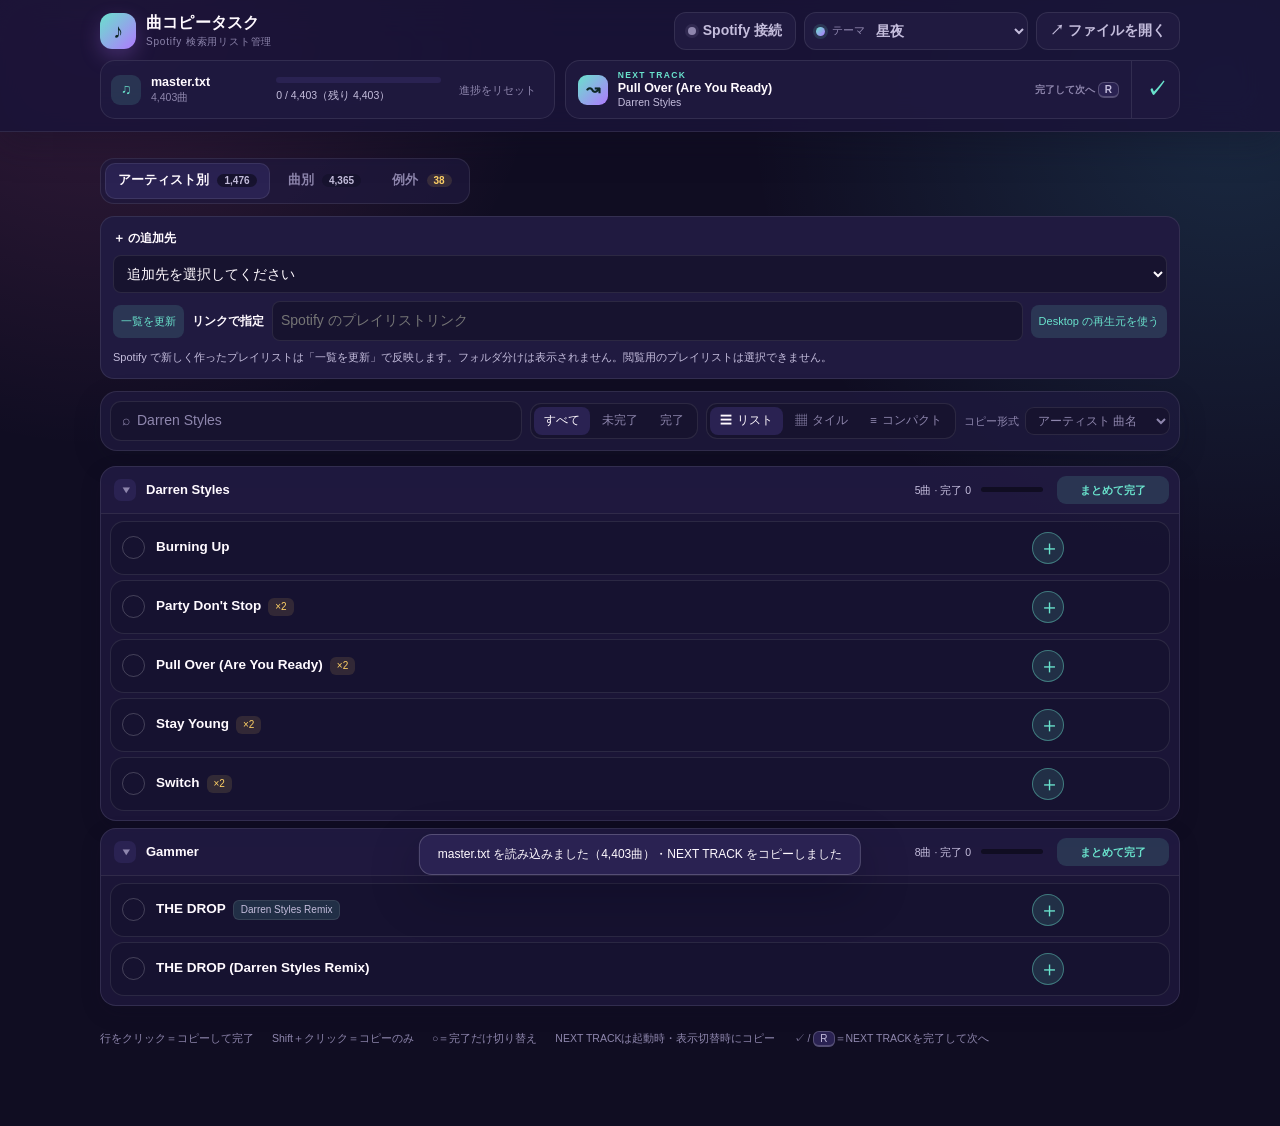
<file: index.html>
<!DOCTYPE html>
<html lang="ja" dir="ltr" data-theme="midnight">
<head>
  <meta charset="utf-8">
  <meta name="viewport" content="width=device-width, initial-scale=1">
  <meta name="color-scheme" content="dark light">
  <title>曲コピータスク — Spotify 検索用リスト管理</title>
  <link rel="stylesheet" href="styles/themes.css">
  <link rel="stylesheet" href="styles/base.css">
  <link rel="stylesheet" href="styles/header.css">
  <link rel="stylesheet" href="styles/content.css">
  <link rel="stylesheet" href="styles/signature-themes.css">
</head>
<body>
  <div id="dropOverlay" aria-hidden="true">📄 ここにドロップして読み込み</div>

  <header class="app-header">
    <div class="header-inner">
      <div class="topline">
        <a class="brand" href="#" aria-label="曲コピータスクの先頭へ">
          <span class="brand-mark" aria-hidden="true">♪</span>
          <span class="brand-copy">
            <strong>曲コピータスク</strong>
            <small>Spotify 検索用リスト管理</small>
          </span>
        </a>

        <div class="header-actions">
          <button class="header-button spotify-button" id="spotifyBtn" type="button" title="Spotify と接続する" aria-pressed="false">
            <span class="spotify-status-dot" aria-hidden="true"></span>
            <span id="spotifyLabel">Spotify 接続</span>
          </button>
          <label class="theme-control" for="themeSelect">
            <span class="theme-dot" aria-hidden="true"></span>
            <span class="control-label">テーマ</span>
            <select id="themeSelect" aria-label="表示テーマを変更"></select>
          </label>
          <button class="header-button file-open-button" id="reloadBtn" type="button">
            <span aria-hidden="true">↗</span> ファイルを開く
          </button>
        </div>
      </div>

      <section id="workspaceHeader" class="workspace-header" hidden aria-label="現在のリストと進捗">
        <div id="fileBar" class="file-card">
          <span class="file-icon" aria-hidden="true">♫</span>
          <span class="file-copy">
            <strong class="fname" id="fname"></strong>
            <small id="fstat"></small>
          </span>
          <div id="progressRow" class="progress-summary">
            <div class="pbar" aria-hidden="true"><i id="pfill"></i></div>
            <span id="pcount"></span>
          </div>
          <button class="quiet-button danger" id="resetBtn" type="button">進捗をリセット</button>
        </div>

        <div id="randRow" class="next-card">
          <div id="randDisplay" class="next-track" aria-live="polite">
            <span class="shuffle" aria-hidden="true">↝</span>
            <span class="nlabel">
              <small>NEXT TRACK</small>
              <strong class="nt" id="randTitle"></strong>
              <span class="na" id="randArtist"></span>
            </span>
            <span class="do">完了して次へ <kbd>R</kbd></span>
          </div>
          <button id="completeNextBtn" class="complete-next" type="button" title="この曲を完了にして次の曲を表示する" aria-label="この曲を完了にして次の曲を表示する">✓</button>
        </div>
      </section>
    </div>
  </header>

  <main>
    <noscript><p>このアプリの利用には JavaScript を有効にしてください。</p></noscript>

    <section id="empty">
      <div id="drop">
        <span class="ic" aria-hidden="true">♫</span>
        <p class="eyebrow">SONG LIST</p>
        <h1>曲リストを読み込む</h1>
        <p>1行ずつタスクにして、Spotify検索用の文字列をすばやくコピーできます。</p>
        <button id="pickBtn" type="button">.txt ファイルを選択</button>
        <input id="fileInput" type="file" accept=".txt,text/plain" hidden>
      </div>
      <div class="fmt">
        <b>対応フォーマット</b>（1行 = 1曲、「アーティスト - 曲名」区切り）
        <pre>The Beatles - In My Life - Remastered 2009
The Buggles - Video Killed The Radio Star
The Chainsmokers - Closer</pre>
        「 - 」が複数ある行は、最初の区切りをアーティスト名と曲名の境界として扱います。
        区切りのない行は「例外」タブに分類されます。進捗はブラウザーに自動保存されます。
      </div>
    </section>

    <section id="listSection" hidden>
      <nav id="tabs" aria-label="表示切替">
        <button class="tab on" data-view="artist" type="button">アーティスト別 <span class="n" id="nArtist">0</span></button>
        <button class="tab" data-view="song" type="button">曲別 <span class="n" id="nSong">0</span></button>
        <button class="tab" data-view="ex" type="button">例外 <span class="n" id="nEx">0</span></button>
      </nav>

      <div class="playlist-target">
        <label for="playlistSelect">＋ の追加先</label>
        <select id="playlistSelect" aria-describedby="playlistHelp"><option value="">Spotify に接続してください</option></select>
        <button id="refreshPlaylists" type="button">一覧を更新</button>
        <label for="playlistUrl">リンクで指定</label>
        <input id="playlistUrl" type="url" placeholder="Spotify のプレイリストリンク" aria-describedby="playlistHelp">
        <button id="usePlaybackPlaylist" type="button">Desktop の再生元を使う</button>
        <small id="playlistHelp">Spotify で新しく作ったプレイリストは「一覧を更新」で反映します。フォルダ分けは表示されません。閲覧用のプレイリストは選択できません。</small>
        <span id="playlistStatus" role="status"></span>
      </div>
      <div id="toolbar">
        <label class="search-box" for="search">
          <span aria-hidden="true">⌕</span>
          <input id="search" type="search" placeholder="アーティスト名・曲名で検索…" autocomplete="off">
        </label>
        <div class="seg" id="statusSeg" role="group" aria-label="状態で絞り込み">
          <button data-f="all" class="on" type="button">すべて</button>
          <button data-f="todo" type="button">未完了</button>
          <button data-f="done" type="button">完了</button>
        </div>
        <div class="seg icon-seg" id="layoutSeg" role="group" aria-label="表示形式">
          <button data-l="list" class="on" type="button" title="リスト表示">☰<span>リスト</span></button>
          <button data-l="tile" type="button" title="タイル表示">▦<span>タイル</span></button>
          <button data-l="compact" type="button" title="コンパクト表示">≡<span>コンパクト</span></button>
        </div>
        <label class="fmtsel">コピー形式
          <select id="fmtSel">
            <option value="space">アーティスト 曲名</option>
            <option value="dash">アーティスト - 曲名</option>
            <option value="reverse">曲名 アーティスト</option>
          </select>
        </label>
      </div>

      <div id="list"></div>
      <div id="sentinel" hidden></div>
      <div class="hint">
        <span>行をクリック＝コピーして完了</span>
        <span>Shift＋クリック＝コピーのみ</span>
        <span>○＝完了だけ切り替え</span>
        <span>NEXT TRACKは起動時・表示切替時にコピー</span>
        <span>✓ / <kbd>R</kbd>＝NEXT TRACKを完了して次へ</span>
      </div>
    </section>
  </main>

  <div id="toast" role="status" aria-live="polite"></div>
  <script type="module" src="js/app.js"></script>
</body>
</html>
</file>
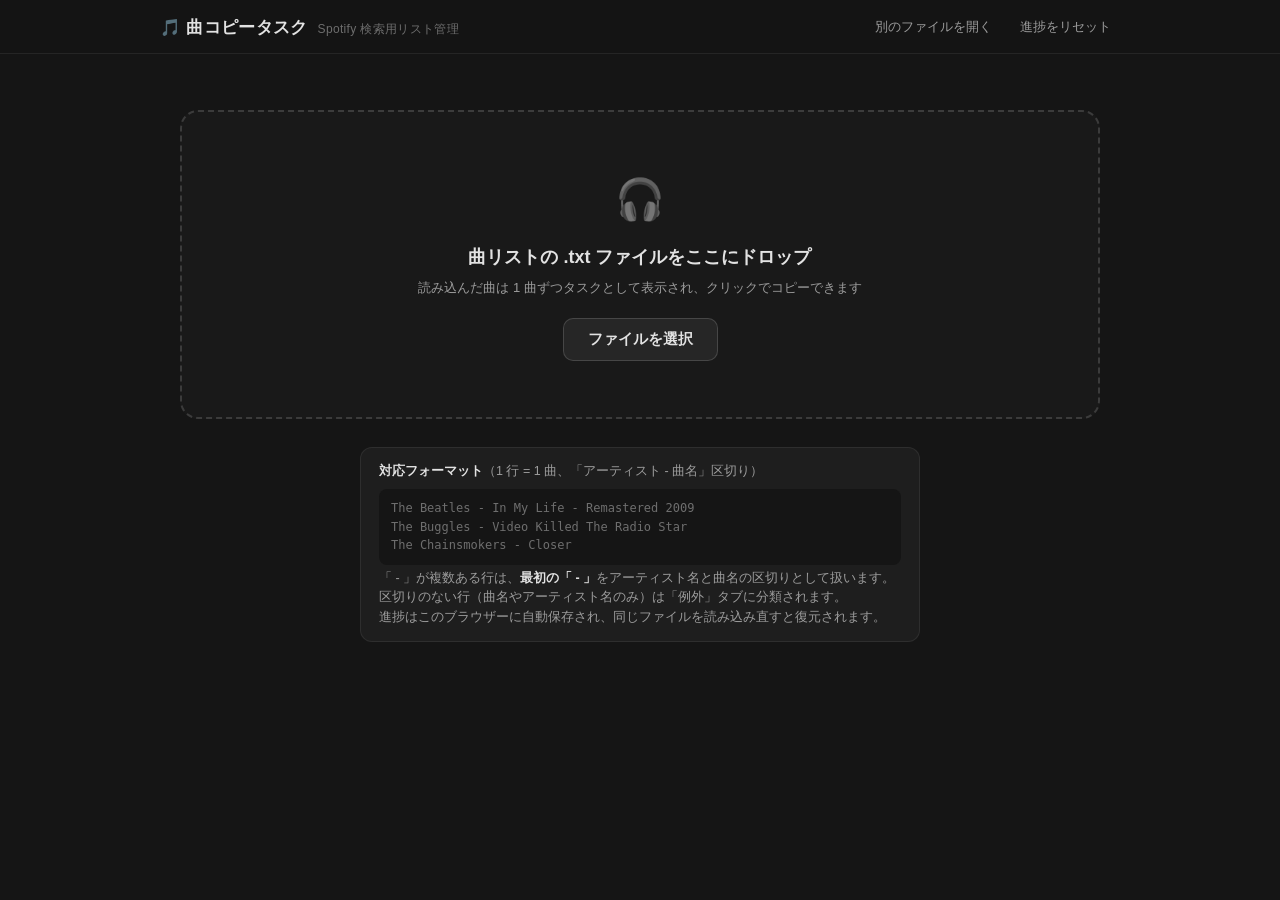
<file: song-copy-tasks.html>
<!DOCTYPE html>
<html lang="ja" dir="ltr">
<head>
<meta charset="utf-8">
<meta name="viewport" content="width=device-width, initial-scale=1">
<meta name="color-scheme" content="dark">
<title>曲コピータスク — Spotify 検索用リスト管理</title>
<style>
/* ============================================================
   モノクローム基調 + 局所的なアクセントカラー
   - グレースケール: 背景・パネル・文字・境界線・タブ
   - グリーン: 進捗/完了/「次の曲」など前進を表す要素のみ
   - アンバー: 例外の注意喚起のみ
   - レッド: エラー/リセットのみ
   ============================================================ */
:root{
  --bg:#151515;
  --bg-soft:#191919;
  --panel:#1e1e1e;
  --panel-2:#262626;
  --border:rgba(255,255,255,.07);
  --border-strong:rgba(255,255,255,.15);
  --text:#e2e2e2;
  --muted:#9c9c9c;
  --faint:#6e6e6e;
  --white-soft:rgba(255,255,255,.85);
  --accent:#7dbf98;            /* 淡いグリーン（進捗・完了・次へ） */
  --accent-strong:#9ed4b4;
  --accent-soft:rgba(125,191,152,.12);
  --accent-line:rgba(125,191,152,.32);
  --warn:#d4b98c;              /* 淡いアンバー（例外のみ） */
  --warn-soft:rgba(212,185,140,.10);
  --danger:#d09595;            /* 淡いレッド（エラー/リセットのみ） */
  --radius:12px;
  --shadow:0 6px 24px rgba(0,0,0,.4);
}
*{box-sizing:border-box}
html,body{margin:0;padding:0}
body{
  background:var(--bg);
  color:var(--text);
  font-family:"Segoe UI","Hiragino Kaku Gothic ProN","Hiragino Sans","Noto Sans JP","Yu Gothic UI",Meiryo,sans-serif;
  font-size:14.5px;
  line-height:1.55;
  min-block-size:100vh;
}
button{font:inherit;color:inherit;background:none;border:none;cursor:pointer}
input,select{font:inherit;color:var(--text)}
:focus-visible{outline:2px solid var(--white-soft);outline-offset:2px;border-radius:4px}
@media (prefers-reduced-motion:reduce){*{transition:none!important;animation:none!important}}

/* ---------- header ---------- */
header{
  position:sticky;inset-block-start:0;z-index:20;
  background:rgba(21,21,21,.95);
  backdrop-filter:blur(8px);
  border-block-end:1px solid var(--border);
  padding:14px 20px 12px;
}
.hrow{max-inline-size:960px;margin-inline:auto;display:flex;flex-wrap:wrap;align-items:center;gap:10px 16px}
.brand{font-size:16.5px;font-weight:600;letter-spacing:.02em;display:flex;align-items:baseline;gap:10px}
.brand .sub{font-size:12px;font-weight:400;color:var(--faint)}
#fileBar{display:flex;align-items:center;gap:10px;margin-inline-start:auto;font-size:12.5px;color:var(--muted)}
#fileBar .fname{color:var(--text);max-inline-size:220px;overflow:hidden;text-overflow:ellipsis;white-space:nowrap}
.linkbtn{color:var(--muted);font-size:12.5px;padding:4px 9px;border-radius:6px;transition:color .12s,background .12s}
.linkbtn:hover{color:var(--text);background:var(--panel-2)}
.linkbtn.danger:hover{color:var(--danger);background:rgba(208,149,149,.08)}

#progressRow{max-inline-size:960px;margin:10px auto 0;display:none;align-items:center;gap:14px}
#progressRow.on{display:flex}
.pbar{flex:1;block-size:6px;border-radius:99px;background:var(--panel-2);overflow:hidden}
.pbar i{display:block;block-size:100%;inline-size:0%;background:var(--accent);border-radius:99px;transition:inline-size .3s ease}
#pcount{font-size:12.5px;color:var(--muted);white-space:nowrap;font-variant-numeric:tabular-nums}

/* ---------- ランダマイザ（未完了曲からランダムに 1 曲） ---------- */
#randRow{max-inline-size:960px;margin:12px auto 2px;display:none;align-items:stretch;gap:8px}
#randRow.on{display:flex}
#randRow kbd{align-self:center}
#randBtn{
  flex:1;display:flex;align-items:center;gap:13px;text-align:start;
  background:var(--panel);border:1px solid var(--border-strong);
  border-radius:var(--radius);padding:11px 16px;transition:background .15s,border-color .15s;
  min-inline-size:0;
}
#randBtn:hover{background:var(--panel-2);border-color:rgba(255,255,255,.28)}
#randBtn .shuffle{font-size:15px;flex:none}
#randBtn .nlabel{flex:1;min-inline-size:0;overflow:hidden}
#randBtn .nt{display:block;font-weight:600;color:var(--text);white-space:nowrap;overflow:hidden;text-overflow:ellipsis}
#randBtn .na{display:block;font-size:12px;color:var(--muted);white-space:nowrap;overflow:hidden;text-overflow:ellipsis}
#randBtn .do{flex:none;font-size:11.5px;color:var(--faint);white-space:nowrap;transition:color .12s}
#randBtn:hover .do{color:var(--text)}
#randBtn.alldone{cursor:default;border-color:var(--accent-line)}
#randBtn.alldone .nt{color:var(--accent)}
#randBtn.alldone .do{visibility:hidden}
#rerollBtn{
  flex:none;inline-size:46px;display:flex;align-items:center;justify-content:center;
  background:var(--panel);border:1px solid var(--border-strong);border-radius:var(--radius);
  font-size:17px;color:var(--muted);transition:background .12s,color .12s;
}
#rerollBtn:hover{background:var(--panel-2);color:var(--text)}
kbd{
  font-family:inherit;font-size:11px;color:var(--muted);
  border:1px solid var(--border-strong);border-block-end-width:2px;
  border-radius:5px;padding:1px 7px;background:var(--panel);white-space:nowrap;
}

/* ---------- main ---------- */
main{max-inline-size:960px;margin-inline:auto;padding:20px 20px 80px}

/* empty state / dropzone */
#empty{padding-block-start:4vh}
#drop{
  border:2px dashed var(--border-strong);border-radius:18px;
  background:var(--bg-soft);
  padding:56px 28px;text-align:center;transition:border-color .15s,background .15s;
}
#drop.over{border-color:var(--accent);background:var(--accent-soft)}
#drop .ic{font-size:40px;display:block;margin-block-end:14px}
#drop h2{margin:0 0 6px;font-size:18px;font-weight:600}
#drop p{margin:0 0 20px;color:var(--muted);font-size:13px}
#pickBtn{
  background:var(--panel-2);border:1px solid var(--border-strong);color:var(--text);
  border-radius:10px;padding:9px 24px;font-weight:600;transition:background .12s,border-color .12s;
}
#pickBtn:hover{background:#2e2e2e;border-color:rgba(255,255,255,.25)}
.fmt{
  max-inline-size:560px;margin:28px auto 0;text-align:start;
  background:var(--panel);border:1px solid var(--border);border-radius:var(--radius);
  padding:14px 18px;font-size:12.5px;color:var(--muted);
}
.fmt b{color:var(--text);font-weight:600}
.fmt pre{
  margin:8px 0 4px;padding:10px 12px;border-radius:8px;background:var(--bg);
  color:var(--faint);font-size:12px;overflow:auto;
  font-family:Consolas,"SF Mono",Menlo,monospace;
}

/* tabs & toolbar */
#tabs{display:flex;gap:4px;border-block-end:1px solid var(--border);margin-block-end:14px}
.tab{
  padding:9px 16px 10px;color:var(--faint);font-weight:500;font-size:13.5px;
  border-block-end:2px solid transparent;margin-block-end:-1px;border-radius:6px 6px 0 0;
  transition:color .12s,background .12s;
}
.tab:hover{color:var(--text);background:var(--panel)}
.tab.on{color:var(--text);border-block-end-color:var(--white-soft)}
.tab .n{
  font-size:11px;color:var(--faint);background:var(--panel-2);
  border-radius:99px;padding:1px 8px;margin-inline-start:6px;font-variant-numeric:tabular-nums;
}
.tab.on .n{color:var(--text)}
.tab .n.warn{color:var(--warn);background:var(--warn-soft)}

#toolbar{display:flex;flex-wrap:wrap;align-items:center;gap:10px;margin-block-end:16px}
#search{
  flex:1;min-inline-size:180px;background:var(--panel);border:1px solid var(--border);
  border-radius:10px;padding:8px 14px;color:var(--text);transition:border-color .12s;
}
#search::placeholder{color:var(--faint)}
#search:focus{border-color:var(--border-strong);outline:none;background:var(--panel-2)}
.seg{display:flex;background:var(--panel);border:1px solid var(--border);border-radius:10px;overflow:hidden}
.seg button{padding:7px 14px;font-size:12.5px;color:var(--faint);transition:color .12s,background .12s}
.seg button:hover{color:var(--text)}
.seg button.on{background:var(--panel-2);color:var(--text)}
.fmtsel{display:flex;align-items:center;gap:7px;font-size:12px;color:var(--faint)}
.fmtsel select{
  background:var(--panel);border:1px solid var(--border);border-radius:8px;
  padding:6px 8px;font-size:12.5px;
}

/* task rows */
#list{display:flex;flex-direction:column;gap:6px}
.task{
  display:flex;align-items:center;gap:12px;
  background:var(--panel);border:1px solid var(--border);border-radius:var(--radius);
  padding:10px 16px 10px 12px;cursor:pointer;
  transition:border-color .12s,background .12s,opacity .2s;
}
.task:hover{border-color:var(--border-strong);background:var(--panel-2)}
.task:hover .copyhint{opacity:1}
.task .body{flex:1;min-inline-size:0}
.task .line1{display:flex;align-items:baseline;gap:8px;flex-wrap:wrap}
.task .title{font-weight:600;font-size:14.5px}
.task .extra{
  font-size:11px;color:var(--faint);background:var(--bg);
  border-radius:6px;padding:1px 8px;white-space:nowrap;
}
.task .dup{font-size:11px;color:var(--muted);background:var(--panel-2);border:1px solid var(--border);border-radius:6px;padding:0 7px}
.task .line2{font-size:12.5px;color:var(--muted);margin-block-start:1px}
.copyhint{font-size:11px;color:var(--faint);opacity:0;transition:opacity .12s;white-space:nowrap}
.check{
  flex:none;inline-size:24px;block-size:24px;border-radius:50%;
  border:1.5px solid var(--border-strong);
  display:flex;align-items:center;justify-content:center;
  font-size:13px;color:transparent;transition:all .12s;
}
.check::after{content:"✓"}
.check:hover{border-color:var(--accent);color:var(--faint)}
.task.done{opacity:.5}
.task.done .title{text-decoration:line-through;text-decoration-color:var(--faint);color:var(--muted)}
.task.done .check{background:var(--accent-soft);border-color:var(--accent);color:var(--accent)}

/* exception rows */
.task.ex .title{font-family:Consolas,"SF Mono",Menlo,monospace;font-size:13px;word-break:break-all;font-weight:500}
.exnote{font-size:11.5px;color:var(--warn);margin-block-start:3px}
.notebox{
  background:var(--warn-soft);border:1px solid rgba(212,185,140,.2);border-radius:var(--radius);
  padding:10px 16px;font-size:12.5px;color:var(--warn);margin-block-end:4px;
}

/* artist groups */
.group{background:var(--panel);border:1px solid var(--border);border-radius:var(--radius);overflow:hidden}
.ghead{
  inline-size:100%;display:flex;align-items:center;gap:12px;
  padding:11px 16px;text-align:start;transition:background .12s;
}
.ghead:hover{background:var(--panel-2)}
.ghead .chev{color:var(--faint);font-size:10px;transition:transform .15s;flex:none}
.group.open .chev{transform:rotate(90deg)}
.ghead .gname{font-weight:600;flex:1;min-inline-size:0;overflow:hidden;text-overflow:ellipsis;white-space:nowrap}
.ghead .gcount{font-size:12px;color:var(--muted);white-space:nowrap;font-variant-numeric:tabular-nums}
.ghead .gbar{inline-size:64px;block-size:4px;border-radius:99px;background:var(--bg);overflow:hidden;flex:none}
.ghead .gbar i{display:block;block-size:100%;background:var(--accent);border-radius:99px}
.gbody{padding:4px 10px 10px;display:flex;flex-direction:column;gap:5px;border-block-start:1px solid var(--border)}
.gbody .task{background:var(--bg-soft)}
/* hidden 属性を確実に有効化（display 指定より優先） */
.gbody[hidden]{display:none!important}

/* ---------- 表示形式: タイル ---------- */
#list.tile{display:grid;grid-template-columns:repeat(auto-fill,minmax(220px,1fr));gap:8px}
.gbody.tile{display:grid;grid-template-columns:repeat(auto-fill,minmax(200px,1fr));gap:7px}
.tile .task{flex-direction:column;align-items:stretch;gap:6px;padding:14px 14px 12px;position:relative}
.tile .task .check{position:absolute;inset-block-start:10px;inset-inline-end:10px}
.tile .task .body{padding-inline-end:26px}
.tile .task .title{font-size:13.5px;overflow-wrap:anywhere}
.tile .task .line2{margin-block-start:2px}
.tile .task .copyhint{display:none}
.tile .notebox,.tile .emptymsg{grid-column:1/-1}

/* ---------- 表示形式: コンパクト ---------- */
#list.compact{gap:2px}
.gbody.compact{gap:2px}
.compact .task{padding:5px 12px 5px 8px;border-radius:8px;gap:9px}
.compact .task .check{inline-size:18px;block-size:18px;font-size:10px;border-width:1px}
.compact .task .body{display:flex;align-items:baseline;gap:10px;min-inline-size:0}
.compact .task .line1{flex-wrap:nowrap;min-inline-size:0;overflow:hidden}
.compact .task .title{font-size:13px;font-weight:500;white-space:nowrap;overflow:hidden;text-overflow:ellipsis}
.compact .task .line2{flex:1;min-inline-size:0;margin-block-start:0;font-size:11.5px;white-space:nowrap;overflow:hidden;text-overflow:ellipsis}
.compact .task .extra{display:none}
.compact .task .copyhint{display:none}
.compact .exnote{margin-block-start:0;white-space:nowrap;overflow:hidden;text-overflow:ellipsis}

.emptymsg{text-align:center;color:var(--faint);padding:48px 0;font-size:13.5px}
#sentinel{block-size:2px}
.hint{
  max-inline-size:960px;margin:26px auto 0;font-size:11.5px;color:var(--faint);
  display:flex;gap:18px;flex-wrap:wrap;
}

/* drop overlay */
#dropOverlay{
  position:fixed;inset:0;z-index:100;display:none;align-items:center;justify-content:center;
  background:rgba(21,21,21,.88);backdrop-filter:blur(3px);
  border:3px dashed var(--white-soft);border-radius:14px;margin:10px;
  font-size:20px;font-weight:600;color:var(--text);pointer-events:none;
}
#dropOverlay.on{display:flex}

/* toast */
#toast{
  position:fixed;inset-block-end:26px;inset-inline-start:50%;transform:translate(-50%,16px);
  background:#2a2a2a;border:1px solid var(--border-strong);border-radius:10px;
  box-shadow:var(--shadow);padding:11px 20px;font-size:13px;max-inline-size:min(90vw,560px);
  opacity:0;pointer-events:none;transition:opacity .18s,transform .18s;z-index:200;
  white-space:nowrap;overflow:hidden;text-overflow:ellipsis;
}
#toast.show{opacity:1;transform:translate(-50%,0)}
#toast.err{border-color:var(--danger);color:var(--danger)}

@media (max-width:640px){
  header{padding-inline:14px}
  main{padding-inline:14px}
  #fileBar .fname{max-inline-size:120px}
  .copyhint{display:none}
}
</style>
</head>
<body>

<div id="dropOverlay" aria-hidden="true">📄 ここにドロップして読み込み</div>

<header>
  <div class="hrow">
    <div class="brand">🎵 曲コピータスク <span class="sub">Spotify 検索用リスト管理</span></div>
    <div id="fileBar" hidden>
      <span class="fname" id="fname"></span>
      <span id="fstat"></span>
      <button class="linkbtn" id="reloadBtn" type="button">別のファイルを開く</button>
      <button class="linkbtn danger" id="resetBtn" type="button">進捗をリセット</button>
    </div>
  </div>
  <div id="progressRow">
    <div class="pbar"><i id="pfill"></i></div>
    <span id="pcount"></span>
  </div>
  <div id="randRow">
    <button id="randBtn" type="button" title="この曲をコピーして完了にする">
      <span class="shuffle">🔀</span>
      <span class="nlabel"><span class="nt" id="randTitle"></span><span class="na" id="randArtist"></span></span>
      <span class="do">クリックでコピーして完了</span>
    </button>
    <button id="rerollBtn" type="button" title="別の曲を引き直す" aria-label="別の曲を引き直す">⟲</button>
    <kbd title="キーボードショートカット">R</kbd>
  </div>
</header>

<main>
  <noscript><p>このアプリの利用には JavaScript を有効にしてください。</p></noscript>

  <section id="empty">
    <div id="drop">
      <span class="ic">🎧</span>
      <h2>曲リストの .txt ファイルをここにドロップ</h2>
      <p>読み込んだ曲は 1 曲ずつタスクとして表示され、クリックでコピーできます</p>
      <button id="pickBtn" type="button">ファイルを選択</button>
      <input id="fileInput" type="file" accept=".txt,text/plain" hidden>
    </div>
    <div class="fmt">
      <b>対応フォーマット</b>（1 行 = 1 曲、「アーティスト - 曲名」区切り）
      <pre>The Beatles - In My Life - Remastered 2009
The Buggles - Video Killed The Radio Star
The Chainsmokers - Closer</pre>
      「 - 」が複数ある行は、<b>最初の「 - 」</b>をアーティスト名と曲名の区切りとして扱います。<br>
      区切りのない行（曲名やアーティスト名のみ）は「例外」タブに分類されます。<br>
      進捗はこのブラウザーに自動保存され、同じファイルを読み込み直すと復元されます。
    </div>
  </section>

  <section id="listSection" hidden>
    <nav id="tabs" aria-label="表示切替">
      <button class="tab on" data-view="artist" type="button">アーティスト別 <span class="n" id="nArtist">0</span></button>
      <button class="tab" data-view="song" type="button">曲別 <span class="n" id="nSong">0</span></button>
      <button class="tab" data-view="ex" type="button">例外 <span class="n" id="nEx">0</span></button>
    </nav>
    <div id="toolbar">
      <input id="search" type="search" placeholder="アーティスト名・曲名で検索…" autocomplete="off">
      <div class="seg" id="statusSeg" role="group" aria-label="状態で絞り込み">
        <button data-f="all" class="on" type="button">すべて</button>
        <button data-f="todo" type="button">未完了</button>
        <button data-f="done" type="button">完了</button>
      </div>
      <div class="seg" id="layoutSeg" role="group" aria-label="表示形式">
        <button data-l="list" class="on" type="button" title="リスト表示">☰ リスト</button>
        <button data-l="tile" type="button" title="タイル表示">▦ タイル</button>
        <button data-l="compact" type="button" title="コンパクト表示（高密度）">≡ コンパクト</button>
      </div>
      <label class="fmtsel">コピー形式
        <select id="fmtSel">
          <option value="space">アーティスト 曲名</option>
          <option value="dash">アーティスト - 曲名</option>
          <option value="reverse">曲名 アーティスト</option>
        </select>
      </label>
    </div>
    <div id="list"></div>
    <div id="sentinel" hidden></div>
    <div class="hint">
      <span>💡 行をクリック＝コピーして完了</span>
      <span>Shift＋クリック＝コピーのみ（完了にしない）</span>
      <span>○＝完了の切り替えのみ（コピーしない）</span>
      <span><kbd>R</kbd>＝表示中のランダム曲をコピー</span>
      <span>⟲＝別の曲を引き直し</span>
    </div>
  </section>
</main>

<div id="toast" role="status" aria-live="polite"></div>

<script>
(function(){
'use strict';

/* ---------- state ---------- */
var tasks=[], fileName='', fileKey='', doneCount=0;
var view='artist', statusFilter='all', query='', fmt='space';
var layout='list';
try{
  var lp=localStorage.getItem('songtasks:layout');
  if(lp==='tile'||lp==='compact'||lp==='list')layout=lp;
}catch(e){}
var artistGroups=[], giByName=new Map();
var chunkItems=[], chunkPos=0;
var collator=new Intl.Collator('ja',{sensitivity:'base',numeric:true});

var $=function(id){return document.getElementById(id);};
var listEl=$('list'), sentinel=$('sentinel');

/* ---------- utils ---------- */
function esc(s){return String(s).replace(/[&<>"']/g,function(c){return{'&':'&amp;','<':'&lt;','>':'&gt;','"':'&quot;',"'":'&#39;'}[c];});}
function fnv(str){var h=0x811c9dc5;for(var i=0;i<str.length;i++){h^=str.charCodeAt(i);h=(h*0x01000193)>>>0;}return h.toString(16);}
function debounce(fn,ms){var t;return function(){var a=arguments,c=this;clearTimeout(t);t=setTimeout(function(){fn.apply(c,a);},ms);};}
function truncate(s,n){return s.length>n?s.slice(0,n-1)+'…':s;}
function num(n){return n.toLocaleString('ja-JP');}

var toastTimer;
function toast(msg,isErr){
  var el=$('toast');el.textContent=msg;
  el.classList.toggle('err',!!isErr);el.classList.add('show');
  clearTimeout(toastTimer);toastTimer=setTimeout(function(){el.classList.remove('show');},2400);
}

/* ---------- parsing ----------
   ルール: 最初の「 - 」をアーティスト名と曲名の区切りとする。
   末尾の「Remastered 2009」「Live」等のバージョン表記は表示用バッジに分離し、
   コピー内容には含めない（Spotify 検索のノイズを減らすため）。 */
var SUFFIX_RE=/(remaster|remix|live|version|edit|acoustic|demo|mix|mono|stereo|feat|ft\.|single|deluxe|bonus|instrumental|radio|session|unplugged|(19|20)\d{2})/i;

function classify(raw){
  var parts=raw.split(' - ');
  if(parts.length===1)return{kind:'ex1',artist:'',title:raw,extra:''};
  var artist=parts[0].trim();
  var rest=parts.slice(1);
  var cut=rest.length;
  while(cut>1&&SUFFIX_RE.test(rest[cut-1]))cut--;
  return{
    kind:'normal',
    artist:artist,
    title:rest.slice(0,cut).join(' - ').trim(),
    extra:rest.slice(cut).join(' - ').trim()
  };
}

function parseText(text){
  if(text.charCodeAt(0)===0xFEFF)text=text.slice(1);
  var lines=text.split(/\r\n|\r|\n/);
  var map=new Map(),out=[];
  for(var i=0;i<lines.length;i++){
    var raw=lines[i].trim();
    if(!raw)continue;
    if(map.has(raw)){out[map.get(raw)].count++;continue;}
    var t=classify(raw);
    t.id=out.length;t.raw=raw;t.done=false;t.count=1;
    map.set(raw,t.id);out.push(t);
  }
  return out;
}

function isSong(t){return t.kind==='normal';}

function rebuildGroups(){
  var m=new Map();
  for(var i=0;i<tasks.length;i++){
    var t=tasks[i];
    if(!isSong(t))continue;
    var k=t.artist||'（アーティスト不明）';
    if(!m.has(k))m.set(k,[]);
    m.get(k).push(t.id);
  }
  artistGroups=[];
  m.forEach(function(ids,name){artistGroups.push({name:name,ids:ids});});
  artistGroups.sort(function(a,b){return collator.compare(a.name,b.name);});
}

/* ---------- persistence ---------- */
function storageKey(){return 'songtasks:'+fileKey;}
var save=debounce(function(){
  try{
    var done=[];
    for(var i=0;i<tasks.length;i++)if(tasks[i].done)done.push(i);
    localStorage.setItem(storageKey(),JSON.stringify({v:2,name:fileName,fmt:fmt,done:done}));
  }catch(e){}
},400);

function restore(){
  var raw;
  try{raw=localStorage.getItem(storageKey());}catch(e){return false;}
  if(!raw)return false;
  var d;
  try{d=JSON.parse(raw);}catch(e){return false;}
  if(!d||(d.v!==1&&d.v!==2))return false;
  doneCount=0;
  if(Array.isArray(d.done))for(var i=0;i<d.done.length;i++){var t=tasks[d.done[i]];if(t&&!t.done){t.done=true;doneCount++;}}
  if(d.fmt){fmt=d.fmt;$('fmtSel').value=fmt;}
  return doneCount>0;
}

/* ---------- clipboard ---------- */
function payload(t){
  if(isSong(t)){
    if(fmt==='dash')return t.artist+' - '+t.title;
    if(fmt==='reverse')return t.title+' '+t.artist;
    return t.artist+' '+t.title;
  }
  return t.raw;
}
function copyText(s){
  if(navigator.clipboard&&navigator.clipboard.writeText){
    return navigator.clipboard.writeText(s).then(function(){return true;}).catch(function(){return legacyCopy(s);});
  }
  return Promise.resolve(legacyCopy(s));
}
function legacyCopy(s){
  var ta=document.createElement('textarea');
  ta.value=s;ta.style.position='fixed';ta.style.opacity='0';
  document.body.appendChild(ta);ta.select();
  var ok=false;
  try{ok=document.execCommand('copy');}catch(e){}
  ta.remove();return ok;
}
function copyTask(t,markDone){
  copyText(payload(t)).then(function(ok){
    if(ok){
      if(markDone&&!t.done)setDone(t,true);
      toast('📋 コピーしました — '+truncate(payload(t),42));
    }else{
      toast('コピーに失敗しました。もう一度お試しください',true);
    }
  });
}

/* ---------- done state ---------- */
function setDone(t,val){
  if(t.done===val)return;
  t.done=val;doneCount+=val?1:-1;
  var rows=listEl.querySelectorAll('.task[data-id="'+t.id+'"]');
  for(var i=0;i<rows.length;i++){
    rows[i].classList.toggle('done',val);
    if(view==='artist'){
      var g=rows[i].closest('.group');
      if(g)updateGroupHead(g);
    }
  }
  if(view==='artist'&&rows.length===0&&isSong(t)){
    var gi=giByName.get(t.artist||'（アーティスト不明）');
    if(gi!==undefined){
      var gel=listEl.querySelector('.group[data-gi="'+gi+'"]');
      if(gel)updateGroupHead(gel);
    }
  }
  updateProgress();updateRand();save();
}

function updateGroupHead(gel){
  var gi=+gel.getAttribute('data-gi');
  var g=chunkItems[gi];
  if(!g||!g.all)return;
  var dn=0;
  for(var i=0;i<g.all.length;i++)if(tasks[g.all[i]].done)dn++;
  var c=gel.querySelector('.gcount');
  if(c)c.textContent=g.all.length+'曲 · 完了 '+dn;
  var bar=gel.querySelector('.gbar i');
  if(bar)bar.style.inlineSize=(g.all.length?Math.round(dn/g.all.length*100):0)+'%';
}

function updateProgress(){
  var total=tasks.length;
  var pct=total?Math.round(doneCount/total*100):0;
  $('pfill').style.inlineSize=pct+'%';
  $('pcount').textContent=num(doneCount)+' / '+num(total)+'（残り '+num(total-doneCount)+'）';
}

/* ---------- ランダマイザ ----------
   未完了の曲からランダムに 1 曲を選んで表示。
   コピーすると完了になり、自動で次の 1 曲を抽選する。 */
var randPick=null;
function drawRandom(exclude){
  var pool=[];
  for(var i=0;i<tasks.length;i++){
    var t=tasks[i];
    if(isSong(t)&&!t.done&&t!==exclude)pool.push(t);
  }
  if(!pool.length){randPick=(exclude&&!exclude.done)?exclude:null;return;}
  randPick=pool[Math.floor(Math.random()*pool.length)];
}
function updateRand(){
  if(!randPick||randPick.done)drawRandom(null);
  var btn=$('randBtn');
  if(!randPick){
    btn.classList.add('alldone');
    $('randTitle').textContent='🎉 すべての曲をコピーしました！';
    $('randArtist').textContent='おつかれさまでした';
  }else{
    btn.classList.remove('alldone');
    $('randTitle').textContent=randPick.title;
    $('randArtist').textContent=randPick.artist;
  }
}

/* ---------- rendering ---------- */
function matchQ(t,q){
  if(!q)return true;
  return (t.artist+' '+t.title+' '+t.raw).toLowerCase().indexOf(q)!==-1;
}
function matchStatus(t){
  if(statusFilter==='all')return true;
  return statusFilter==='todo'?!t.done:t.done;
}

function buildItems(){
  var q=query.toLowerCase();
  var i,t,out=[];
  if(view==='song'){
    for(i=0;i<tasks.length;i++){t=tasks[i];if(isSong(t)&&matchQ(t,q)&&matchStatus(t))out.push(t);}
    return out;
  }
  if(view==='ex'){
    for(i=0;i<tasks.length;i++){t=tasks[i];if(!isSong(t)&&matchQ(t,q)&&matchStatus(t))out.push(t);}
    return out;
  }
  giByName=new Map();
  for(i=0;i<artistGroups.length;i++){
    var g=artistGroups[i],ids=[];
    for(var j=0;j<g.ids.length;j++){t=tasks[g.ids[j]];if(matchQ(t,q)&&matchStatus(t))ids.push(t.id);}
    if(ids.length){giByName.set(g.name,out.length);out.push({name:g.name,ids:ids,all:g.ids});}
  }
  return out;
}

function rowHTML(t,showArtist){
  var h='<div class="task'+(t.done?' done':'')+'" data-id="'+t.id+'" tabindex="0" role="button" aria-label="クリックでコピー">';
  h+='<button class="check" type="button" aria-label="完了状態を切り替え" tabindex="-1"></button>';
  h+='<div class="body"><div class="line1"><span class="title">'+esc(t.title)+'</span>';
  if(t.extra)h+='<span class="extra">'+esc(t.extra)+'</span>';
  if(t.count>1)h+='<span class="dup">×'+t.count+'</span>';
  h+='</div>';
  if(showArtist)h+='<div class="line2">'+esc(t.artist)+'</div>';
  h+='</div><span class="copyhint">クリックでコピー</span></div>';
  return h;
}

function exRowHTML(t){
  var h='<div class="task ex'+(t.done?' done':'')+'" data-id="'+t.id+'" tabindex="0" role="button" aria-label="クリックで行全体をコピー">';
  h+='<button class="check" type="button" aria-label="完了状態を切り替え" tabindex="-1"></button>';
  h+='<div class="body"><div class="line1"><span class="title">'+esc(t.raw)+'</span>';
  if(t.count>1)h+='<span class="dup">×'+t.count+'</span>';
  h+='</div>';
  h+='<div class="exnote">区切り「 - 」が見つかりません（曲名またはアーティスト名のみの行）。クリックで行全体をコピーします。</div>';
  h+='</div><span class="copyhint">クリックでコピー</span></div>';
  return h;
}

function groupHTML(g,gi){
  var dn=0;
  for(var i=0;i<g.all.length;i++)if(tasks[g.all[i]].done)dn++;
  var pct=g.all.length?Math.round(dn/g.all.length*100):0;
  var expanded=!!(query||statusFilter!=='all');
  var h='<div class="group'+(expanded?' open':'')+'" data-gi="'+gi+'">';
  h+='<button class="ghead" type="button" aria-expanded="'+expanded+'"><span class="chev">▶</span>';
  h+='<span class="gname">'+esc(g.name)+'</span>';
  h+='<span class="gcount">'+g.all.length+'曲 · 完了 '+dn+'</span>';
  h+='<span class="gbar"><i style="inline-size:'+pct+'%"></i></span></button>';
  h+='<div class="gbody'+(layout!=='list'?' '+layout:'')+'"'+(expanded?'':' hidden')+' data-loaded="'+(expanded?'1':'0')+'">';
  if(expanded){for(var j=0;j<g.ids.length;j++)h+=rowHTML(tasks[g.ids[j]],false);}
  h+='</div></div>';
  return h;
}

function render(){
  listEl.textContent='';
  listEl.classList.toggle('tile',view!=='artist'&&layout==='tile');
  listEl.classList.toggle('compact',view!=='artist'&&layout==='compact');
  chunkItems=buildItems();chunkPos=0;
  if(view==='ex'&&chunkItems.length){
    listEl.insertAdjacentHTML('beforeend',
      '<div class="notebox">⚠️ 区切り「 - 」が見つからなかった行です。クリックすると行全体をそのままコピーできます。</div>');
  }
  if(!chunkItems.length){
    var msg=view==='ex'?'例外はありません 🎉':(query||statusFilter!=='all')?'条件に一致するタスクがありません':'タスクがありません';
    listEl.insertAdjacentHTML('beforeend','<div class="emptymsg">'+msg+'</div>');
    sentinel.hidden=true;
    return;
  }
  renderMore();
}

function renderMore(){
  var n=view==='artist'?150:(layout==='compact'?500:300);
  var end=Math.min(chunkItems.length,chunkPos+n);
  var h='';
  for(var i=chunkPos;i<end;i++){
    if(view==='artist')h+=groupHTML(chunkItems[i],i);
    else if(view==='ex')h+=exRowHTML(chunkItems[i]);
    else h+=rowHTML(chunkItems[i],true);
  }
  listEl.insertAdjacentHTML('beforeend',h);
  chunkPos=end;
  sentinel.hidden=chunkPos>=chunkItems.length;
}

var io=new IntersectionObserver(function(es){
  for(var i=0;i<es.length;i++)if(es[i].isIntersecting)renderMore();
},{rootMargin:'600px'});
io.observe(sentinel);

function updateTabs(){
  var nA=artistGroups.length,nS=0,nE=0;
  for(var i=0;i<tasks.length;i++){if(isSong(tasks[i]))nS++;else nE++;}
  $('nArtist').textContent=num(nA);
  $('nSong').textContent=num(nS);
  var ex=$('nEx');ex.textContent=num(nE);ex.classList.toggle('warn',nE>0);
}

/* ---------- events ---------- */
listEl.addEventListener('click',function(e){
  var chk=e.target.closest('.check');
  if(chk){
    e.stopPropagation();
    var row=chk.closest('.task');
    var t=tasks[+row.getAttribute('data-id')];
    setDone(t,!t.done);
    return;
  }
  var gh=e.target.closest('.ghead');
  if(gh){
    var grp=gh.closest('.group');
    var body=grp.querySelector('.gbody');
    var open=body.hidden;
    if(open&&body.getAttribute('data-loaded')!=='1'){
      var g=chunkItems[+grp.getAttribute('data-gi')];
      var h='';
      for(var j=0;j<g.ids.length;j++)h+=rowHTML(tasks[g.ids[j]],false);
      body.innerHTML=h;
      body.setAttribute('data-loaded','1');
    }
    body.hidden=!open;
    grp.classList.toggle('open',open);
    gh.setAttribute('aria-expanded',open?'true':'false');
    return;
  }
  var row2=e.target.closest('.task');
  if(row2){
    var t2=tasks[+row2.getAttribute('data-id')];
    copyTask(t2,!e.shiftKey);
  }
});

listEl.addEventListener('keydown',function(e){
  if(e.key!=='Enter'&&e.key!==' ')return;
  var row=e.target.closest('.task');
  if(!row)return;
  e.preventDefault();
  copyTask(tasks[+row.getAttribute('data-id')],!e.shiftKey);
});

$('tabs').addEventListener('click',function(e){
  var b=e.target.closest('.tab');
  if(!b)return;
  view=b.getAttribute('data-view');
  var btns=document.querySelectorAll('#tabs .tab');
  for(var i=0;i<btns.length;i++)btns[i].classList.toggle('on',btns[i]===b);
  render();
});

$('statusSeg').addEventListener('click',function(e){
  var b=e.target.closest('button');
  if(!b)return;
  statusFilter=b.getAttribute('data-f');
  var btns=document.querySelectorAll('#statusSeg button');
  for(var i=0;i<btns.length;i++)btns[i].classList.toggle('on',btns[i]===b);
  render();
});

$('layoutSeg').addEventListener('click',function(e){
  var b=e.target.closest('button');
  if(!b)return;
  layout=b.getAttribute('data-l');
  try{localStorage.setItem('songtasks:layout',layout);}catch(err){}
  var btns=document.querySelectorAll('#layoutSeg button');
  for(var i=0;i<btns.length;i++)btns[i].classList.toggle('on',btns[i]===b);
  render();
});

/* 保存済みの表示形式をボタンに反映 */
(function(){
  var btns=document.querySelectorAll('#layoutSeg button');
  for(var i=0;i<btns.length;i++)btns[i].classList.toggle('on',btns[i].getAttribute('data-l')===layout);
})();

$('search').addEventListener('input',debounce(function(e){
  query=e.target.value.trim();
  render();
},200));

$('fmtSel').addEventListener('change',function(e){fmt=e.target.value;save();});

$('randBtn').addEventListener('click',function(){
  if(randPick&&!randPick.done)copyTask(randPick,true);
});

$('rerollBtn').addEventListener('click',function(){
  if(!tasks.length)return;
  drawRandom(randPick);
  updateRand();
});

document.addEventListener('keydown',function(e){
  var k=(e.key||'').toLowerCase();
  if(k!=='r'&&k!=='n')return;
  var tag=(e.target.tagName||'').toLowerCase();
  if(tag==='input'||tag==='textarea'||tag==='select')return;
  if(!tasks.length)return;
  if(randPick&&!randPick.done)copyTask(randPick,true);
});

$('resetBtn').addEventListener('click',function(){
  if(!tasks.length)return;
  if(!confirm('完了状態をすべてリセットしますか？（読み込んだリストはそのまま残ります）'))return;
  for(var i=0;i<tasks.length;i++)tasks[i].done=false;
  doneCount=0;
  drawRandom(null);
  render();updateProgress();updateRand();save();
  toast('進捗をリセットしました');
});

$('reloadBtn').addEventListener('click',function(){$('fileInput').click();});
$('pickBtn').addEventListener('click',function(){$('fileInput').click();});
$('fileInput').addEventListener('change',function(e){
  if(e.target.files&&e.target.files[0])loadFile(e.target.files[0]);
  e.target.value='';
});

/* drag & drop */
var dragDepth=0;
window.addEventListener('dragenter',function(e){
  e.preventDefault();dragDepth++;
  $('dropOverlay').classList.add('on');
});
window.addEventListener('dragover',function(e){e.preventDefault();});
window.addEventListener('dragleave',function(e){
  e.preventDefault();dragDepth--;
  if(dragDepth<=0){dragDepth=0;$('dropOverlay').classList.remove('on');}
});
window.addEventListener('drop',function(e){
  e.preventDefault();dragDepth=0;
  $('dropOverlay').classList.remove('on');
  var f=e.dataTransfer&&e.dataTransfer.files&&e.dataTransfer.files[0];
  if(f)loadFile(f);
});

/* ---------- file loading ---------- */
function decodeBuf(buf){
  try{return new TextDecoder('utf-8',{fatal:true}).decode(buf);}catch(e){}
  try{return new TextDecoder('shift_jis').decode(buf);}catch(e){}
  return new TextDecoder('utf-8').decode(buf);
}

function loadFile(file){
  file.arrayBuffer().then(function(buf){
    var text=decodeBuf(buf);
    if(text.indexOf(String.fromCharCode(0))!==-1){toast('テキストファイルではないようです（.txt を選択してください）',true);return;}
    var parsed=parseText(text);
    if(!parsed.length){toast('曲の行が見つかりませんでした',true);return;}
    tasks=parsed;fileName=file.name;
    fileKey=fnv(text)+'-'+text.length;
    doneCount=0;
    var restored=restore();
    rebuildGroups();
    view='artist';statusFilter='all';query='';
    $('search').value='';
    var segBtns=document.querySelectorAll('#statusSeg button');
    for(var i=0;i<segBtns.length;i++)segBtns[i].classList.toggle('on',segBtns[i].getAttribute('data-f')==='all');
    var tabBtns=document.querySelectorAll('#tabs .tab');
    for(var j=0;j<tabBtns.length;j++)tabBtns[j].classList.toggle('on',tabBtns[j].getAttribute('data-view')==='artist');
    $('empty').hidden=true;
    $('listSection').hidden=false;
    $('fileBar').hidden=false;
    $('fname').textContent=fileName;
    $('fname').title=fileName;
    $('fstat').textContent=num(tasks.length)+'曲';
    $('progressRow').classList.add('on');
    $('randRow').classList.add('on');
    randPick=null;
    updateTabs();render();updateProgress();updateRand();
    toast(restored?'✅ 前回の進捗を復元しました（'+num(doneCount)+' / '+num(tasks.length)+'）':'📄 '+truncate(fileName,28)+' を読み込みました（'+num(tasks.length)+'曲）');
  }).catch(function(){
    toast('ファイルを読み込めませんでした',true);
  });
}

})();
</script>
</body>
</html>
</file>
<file: styles/themes.css>
/*
 * Theme tokens
 * 新しいテーマは data-theme のブロックと js/config.js の項目を追加するだけで増やせます。
 */
:root,
:root[data-theme="midnight"] {
  color-scheme: dark;
  --bg: #100d22;
  --bg-soft: #17132f;
  --panel: #201a40;
  --panel-2: #2a2252;
  --panel-glass: rgba(26, 20, 55, .88);
  --border: rgba(255, 255, 255, .09);
  --border-strong: rgba(255, 255, 255, .2);
  --text: #fffaff;
  --muted: #c4bddc;
  --faint: #8e86ad;
  --accent: #69e2cc;
  --accent-2: #b079ff;
  --accent-ink: #0d2825;
  --accent-soft: rgba(105, 226, 204, .14);
  --accent-line: rgba(105, 226, 204, .42);
  --warn: #ffd166;
  --warn-soft: rgba(255, 209, 102, .12);
  --danger: #ff8296;
  --danger-soft: rgba(255, 130, 150, .12);
  --glow-1: rgba(255, 106, 190, .16);
  --glow-2: rgba(84, 214, 255, .14);
  --shadow: 0 18px 50px rgba(4, 2, 20, .28);
}

:root[data-theme="graphite"] {
  color-scheme: dark;
  --bg:#111315;--bg-soft:#171a1d;--panel:#1d2125;--panel-2:#282d32;--panel-glass:rgba(20,23,26,.9);
  --border:rgba(255,255,255,.08);--border-strong:rgba(255,255,255,.19);--text:#f1f3f4;--muted:#aeb5bb;--faint:#747d85;
  --accent:#9fc2c9;--accent-2:#d4d8db;--accent-ink:#172326;--accent-soft:rgba(159,194,201,.13);--accent-line:rgba(159,194,201,.38);
  --warn:#d9bd82;--warn-soft:rgba(217,189,130,.11);--danger:#d99393;--danger-soft:rgba(217,147,147,.11);
  --glow-1:rgba(144,164,174,.08);--glow-2:rgba(255,255,255,.04);--shadow:0 18px 45px rgba(0,0,0,.34);
}

:root[data-theme="snow"] {
  color-scheme: light;
  --bg:#f4f7fb;--bg-soft:#edf2f7;--panel:#ffffff;--panel-2:#e8eef5;--panel-glass:rgba(248,251,255,.91);
  --border:rgba(25,45,70,.1);--border-strong:rgba(25,45,70,.21);--text:#192739;--muted:#5e6d7d;--faint:#8c99a7;
  --accent:#2879e0;--accent-2:#69a8ff;--accent-ink:#fff;--accent-soft:rgba(40,121,224,.1);--accent-line:rgba(40,121,224,.32);
  --warn:#a86b08;--warn-soft:rgba(196,124,13,.1);--danger:#c33f51;--danger-soft:rgba(195,63,81,.09);
  --glow-1:rgba(100,170,255,.16);--glow-2:rgba(160,209,255,.2);--shadow:0 18px 45px rgba(45,76,110,.12);
}

:root[data-theme="ocean"] {
  color-scheme: dark;
  --bg:#061c27;--bg-soft:#0a2734;--panel:#0d3240;--panel-2:#124455;--panel-glass:rgba(7,34,45,.9);
  --border:rgba(191,239,255,.1);--border-strong:rgba(191,239,255,.22);--text:#eaffff;--muted:#a8cad1;--faint:#668f98;
  --accent:#42d9ca;--accent-2:#43a7f5;--accent-ink:#052a2a;--accent-soft:rgba(66,217,202,.13);--accent-line:rgba(66,217,202,.4);
  --warn:#f4c96b;--warn-soft:rgba(244,201,107,.11);--danger:#fa8595;--danger-soft:rgba(250,133,149,.11);
  --glow-1:rgba(43,183,210,.16);--glow-2:rgba(38,105,206,.15);--shadow:0 18px 48px rgba(0,10,18,.34);
}

:root[data-theme="forest"] {
  color-scheme: dark;
  --bg:#0e1d17;--bg-soft:#14271f;--panel:#1a3027;--panel-2:#234236;--panel-glass:rgba(15,34,27,.9);
  --border:rgba(218,244,225,.09);--border-strong:rgba(218,244,225,.2);--text:#eff9f1;--muted:#b5cbb9;--faint:#718c77;
  --accent:#7dd69b;--accent-2:#b4cf79;--accent-ink:#102919;--accent-soft:rgba(125,214,155,.13);--accent-line:rgba(125,214,155,.4);
  --warn:#e4c36d;--warn-soft:rgba(228,195,109,.11);--danger:#e58c8c;--danger-soft:rgba(229,140,140,.11);
  --glow-1:rgba(78,172,107,.13);--glow-2:rgba(174,195,85,.1);--shadow:0 18px 48px rgba(2,14,8,.34);
}

:root[data-theme="sunset"] {
  color-scheme: dark;
  --bg:#261015;--bg-soft:#35171d;--panel:#431d24;--panel-2:#582730;--panel-glass:rgba(45,18,24,.9);
  --border:rgba(255,235,222,.1);--border-strong:rgba(255,235,222,.22);--text:#fff7ee;--muted:#dfbeb4;--faint:#a17870;
  --accent:#ffae62;--accent-2:#f06287;--accent-ink:#3b1b08;--accent-soft:rgba(255,174,98,.14);--accent-line:rgba(255,174,98,.42);
  --warn:#ffd477;--warn-soft:rgba(255,212,119,.12);--danger:#ff8da2;--danger-soft:rgba(255,141,162,.12);
  --glow-1:rgba(255,99,116,.17);--glow-2:rgba(255,176,80,.14);--shadow:0 18px 50px rgba(27,3,8,.35);
}

:root[data-theme="sakura"] {
  color-scheme: light;
  --bg:#fff5f8;--bg-soft:#fbecef;--panel:#fffafb;--panel-2:#f5dfe6;--panel-glass:rgba(255,247,250,.92);
  --border:rgba(105,45,65,.1);--border-strong:rgba(105,45,65,.2);--text:#452735;--muted:#795868;--faint:#a88a98;
  --accent:#c94e7b;--accent-2:#ee91ae;--accent-ink:#fff;--accent-soft:rgba(201,78,123,.1);--accent-line:rgba(201,78,123,.33);
  --warn:#9d6818;--warn-soft:rgba(181,119,28,.1);--danger:#b93250;--danger-soft:rgba(185,50,80,.09);
  --glow-1:rgba(247,157,188,.21);--glow-2:rgba(255,205,217,.28);--shadow:0 18px 45px rgba(125,63,83,.12);
}

:root[data-theme="lavender"] {
  color-scheme: light;
  --bg:#f7f4ff;--bg-soft:#eee9fb;--panel:#fdfbff;--panel-2:#e7def7;--panel-glass:rgba(249,246,255,.92);
  --border:rgba(57,40,92,.1);--border-strong:rgba(57,40,92,.2);--text:#312649;--muted:#665a7d;--faint:#958aa9;
  --accent:#7453c6;--accent-2:#ac83e8;--accent-ink:#fff;--accent-soft:rgba(116,83,198,.1);--accent-line:rgba(116,83,198,.34);
  --warn:#9f7014;--warn-soft:rgba(180,126,20,.1);--danger:#b94169;--danger-soft:rgba(185,65,105,.09);
  --glow-1:rgba(165,125,224,.18);--glow-2:rgba(215,184,255,.22);--shadow:0 18px 45px rgba(73,46,116,.12);
}

:root[data-theme="amber"] {
  color-scheme: dark;
  --bg:#1d1608;--bg-soft:#291f0c;--panel:#352912;--panel-2:#49391b;--panel-glass:rgba(34,25,9,.9);
  --border:rgba(255,240,195,.1);--border-strong:rgba(255,240,195,.22);--text:#fff8e2;--muted:#d4c39a;--faint:#95835b;
  --accent:#f2bd49;--accent-2:#e88436;--accent-ink:#352200;--accent-soft:rgba(242,189,73,.14);--accent-line:rgba(242,189,73,.42);
  --warn:#ffd268;--warn-soft:rgba(255,210,104,.12);--danger:#ed8375;--danger-soft:rgba(237,131,117,.11);
  --glow-1:rgba(235,143,45,.14);--glow-2:rgba(255,207,76,.12);--shadow:0 18px 48px rgba(18,11,0,.38);
}

:root[data-theme="cyber"] {
  color-scheme: dark;
  --bg:#050914;--bg-soft:#091020;--panel:#0c1728;--panel-2:#12243a;--panel-glass:rgba(5,13,27,.9);
  --border:rgba(91,255,232,.12);--border-strong:rgba(91,255,232,.27);--text:#e9fffb;--muted:#9fc9c4;--faint:#557f7c;
  --accent:#31f5d2;--accent-2:#b450ff;--accent-ink:#002923;--accent-soft:rgba(49,245,210,.13);--accent-line:rgba(49,245,210,.43);
  --warn:#ffe35d;--warn-soft:rgba(255,227,93,.11);--danger:#ff4f83;--danger-soft:rgba(255,79,131,.12);
  --glow-1:rgba(180,80,255,.16);--glow-2:rgba(49,245,210,.14);--shadow:0 18px 52px rgba(0,0,0,.45);
}

:root[data-theme="coffee"] {
  color-scheme: dark;
  --bg:#1b1411;--bg-soft:#251b17;--panel:#30231d;--panel-2:#423129;--panel-glass:rgba(31,22,18,.91);
  --border:rgba(255,235,216,.09);--border-strong:rgba(255,235,216,.2);--text:#fff5eb;--muted:#cdb9a9;--faint:#8e7667;
  --accent:#d8a56f;--accent-2:#a76f50;--accent-ink:#321d0c;--accent-soft:rgba(216,165,111,.13);--accent-line:rgba(216,165,111,.4);
  --warn:#e6c26f;--warn-soft:rgba(230,194,111,.11);--danger:#db8585;--danger-soft:rgba(219,133,133,.11);
  --glow-1:rgba(175,104,66,.12);--glow-2:rgba(220,171,107,.1);--shadow:0 18px 48px rgba(13,7,4,.4);
}

:root[data-theme="nord"] {
  color-scheme: dark;
  --bg:#242933;--bg-soft:#2b313d;--panel:#333b49;--panel-2:#414b5c;--panel-glass:rgba(39,45,56,.91);
  --border:rgba(236,239,244,.09);--border-strong:rgba(236,239,244,.2);--text:#eceff4;--muted:#c0c8d5;--faint:#8792a4;
  --accent:#88c0d0;--accent-2:#81a1c1;--accent-ink:#20333a;--accent-soft:rgba(136,192,208,.13);--accent-line:rgba(136,192,208,.4);
  --warn:#ebcb8b;--warn-soft:rgba(235,203,139,.11);--danger:#bf7883;--danger-soft:rgba(191,120,131,.11);
  --glow-1:rgba(129,161,193,.13);--glow-2:rgba(136,192,208,.11);--shadow:0 18px 48px rgba(15,19,26,.34);
}

:root[data-theme="mint"] {
  color-scheme: light;
  --bg:#eefaf6;--bg-soft:#e3f3ed;--panel:#f9fffc;--panel-2:#d8ebe4;--panel-glass:rgba(244,253,249,.92);
  --border:rgba(23,73,59,.1);--border-strong:rgba(23,73,59,.2);--text:#18382f;--muted:#507268;--faint:#829e95;
  --accent:#188d70;--accent-2:#55baa0;--accent-ink:#fff;--accent-soft:rgba(24,141,112,.1);--accent-line:rgba(24,141,112,.33);
  --warn:#986d13;--warn-soft:rgba(166,116,18,.1);--danger:#b53f55;--danger-soft:rgba(181,63,85,.09);
  --glow-1:rgba(83,195,160,.17);--glow-2:rgba(155,228,205,.24);--shadow:0 18px 45px rgba(37,101,82,.11);
}

:root[data-theme="berry"] {
  color-scheme: dark;
  --bg:#1d0c20;--bg-soft:#2a112e;--panel:#37173b;--panel-2:#4a2050;--panel-glass:rgba(34,13,38,.91);
  --border:rgba(255,230,255,.1);--border-strong:rgba(255,230,255,.22);--text:#fff4ff;--muted:#d5b4d7;--faint:#966f9a;
  --accent:#ed78bd;--accent-2:#9e78ed;--accent-ink:#3a0d29;--accent-soft:rgba(237,120,189,.14);--accent-line:rgba(237,120,189,.42);
  --warn:#f4ca68;--warn-soft:rgba(244,202,104,.11);--danger:#ff7e92;--danger-soft:rgba(255,126,146,.11);
  --glow-1:rgba(228,68,157,.17);--glow-2:rgba(133,86,221,.14);--shadow:0 18px 50px rgba(20,1,24,.4);
}

:root[data-theme="solarized"] {
  color-scheme: dark;
  --bg:#002b36;--bg-soft:#073642;--panel:#0c414d;--panel-2:#15515d;--panel-glass:rgba(0,43,54,.91);
  --border:rgba(238,232,213,.09);--border-strong:rgba(238,232,213,.2);--text:#f2eddc;--muted:#b4b3a7;--faint:#6f8585;
  --accent:#2aa198;--accent-2:#268bd2;--accent-ink:#042d2d;--accent-soft:rgba(42,161,152,.15);--accent-line:rgba(42,161,152,.43);
  --warn:#d8ae29;--warn-soft:rgba(181,137,0,.13);--danger:#dc6d66;--danger-soft:rgba(220,109,102,.11);
  --glow-1:rgba(38,139,210,.12);--glow-2:rgba(42,161,152,.12);--shadow:0 18px 50px rgba(0,20,25,.42);
}

:root[data-theme="contrast"] {
  color-scheme: dark;
  --bg:#000;--bg-soft:#080808;--panel:#101010;--panel-2:#222;--panel-glass:rgba(0,0,0,.96);
  --border:#595959;--border-strong:#fff;--text:#fff;--muted:#e2e2e2;--faint:#aaa;
  --accent:#00ffd5;--accent-2:#fff000;--accent-ink:#000;--accent-soft:rgba(0,255,213,.18);--accent-line:#00ffd5;
  --warn:#fff000;--warn-soft:rgba(255,240,0,.16);--danger:#ff5776;--danger-soft:rgba(255,87,118,.16);
  --glow-1:transparent;--glow-2:transparent;--shadow:0 0 0 1px #fff;
}
</file>
<file: styles/base.css>
* { box-sizing: border-box; }
html { scroll-behavior: smooth; }
html, body { margin: 0; padding: 0; }
body {
  min-block-size: 100vh;
  background:
    radial-gradient(circle at 8% 0%, var(--glow-1), transparent 28rem),
    radial-gradient(circle at 96% 12%, var(--glow-2), transparent 30rem),
    var(--bg);
  background-attachment: fixed;
  color: var(--text);
  font-family: Inter, "Segoe UI", "Hiragino Kaku Gothic ProN", "Hiragino Sans", "Noto Sans JP", "Yu Gothic UI", Meiryo, sans-serif;
  font-size: 14px;
  line-height: 1.55;
  transition: background-color .25s, color .25s;
}
button, input, select { font: inherit; color: inherit; }
button { border: 0; cursor: pointer; }
button, select, input { -webkit-tap-highlight-color: transparent; }
button:disabled { cursor: default; }
[hidden] { display: none !important; }
:focus-visible { outline: 3px solid var(--accent); outline-offset: 3px; border-radius: 8px; }
::selection { background: var(--accent); color: var(--accent-ink); }
kbd {
  border: 1px solid var(--border-strong);
  border-block-end-width: 2px;
  border-radius: 6px;
  background: var(--panel-2);
  padding: 1px 6px;
  color: var(--muted);
  font-family: inherit;
  font-size: 10px;
  white-space: nowrap;
}
@media (prefers-reduced-motion: reduce) {
  *, *::before, *::after { scroll-behavior: auto !important; transition: none !important; animation: none !important; }
}
</file>
<file: styles/header.css>
.app-header {
  position: sticky;
  inset-block-start: 0;
  z-index: 30;
  border-block-end: 1px solid var(--border);
  background: var(--panel-glass);
  box-shadow: 0 10px 34px color-mix(in srgb, var(--bg) 35%, transparent);
  backdrop-filter: blur(20px) saturate(140%);
}
.header-inner { max-inline-size: 1120px; margin-inline: auto; padding: 12px 20px; }
.topline { display: flex; align-items: center; justify-content: space-between; gap: 18px; }
.brand { display: inline-flex; align-items: center; gap: 10px; color: var(--text); text-decoration: none; min-inline-size: 0; }
.brand-mark {
  display: grid;
  place-items: center;
  inline-size: 36px;
  block-size: 36px;
  flex: none;
  border-radius: 12px;
  background: linear-gradient(135deg, var(--accent), var(--accent-2));
  box-shadow: 0 8px 20px color-mix(in srgb, var(--accent-2) 25%, transparent);
  color: var(--accent-ink);
  font-size: 20px;
  font-weight: 900;
}
.brand-copy { display: flex; flex-direction: column; line-height: 1.15; }
.brand-copy strong { font-size: 16px; letter-spacing: .015em; }
.brand-copy small { margin-block-start: 4px; color: var(--faint); font-size: 10px; letter-spacing: .08em; }
.header-actions { display: flex; align-items: center; gap: 8px; }
.theme-control, .header-button {
  min-block-size: 38px;
  border: 1px solid var(--border);
  border-radius: 12px;
  background: var(--panel);
}
.theme-control { display: flex; align-items: center; gap: 7px; padding-inline-start: 11px; color: var(--muted); }
.theme-dot { inline-size: 9px; block-size: 9px; border-radius: 50%; background: linear-gradient(135deg, var(--accent), var(--accent-2)); box-shadow: 0 0 0 3px var(--accent-soft); }
.control-label { color: var(--faint); font-size: 11px; }
.theme-control select {
  max-inline-size: 155px;
  block-size: 36px;
  border: 0;
  background: transparent;
  padding: 0 28px 0 0;
  font-weight: 700;
  outline: 0;
  cursor: pointer;
}
.theme-control select option { background: var(--panel); color: var(--text); }
.header-button { padding: 0 13px; color: var(--muted); font-weight: 700; }
.header-button:hover { border-color: var(--accent-line); background: var(--panel-2); color: var(--text); }
.spotify-button { display: inline-flex; align-items: center; gap: 7px; }
.spotify-status-dot {
  inline-size: 8px;
  block-size: 8px;
  flex: none;
  border-radius: 50%;
  background: var(--faint);
  box-shadow: 0 0 0 3px color-mix(in srgb, var(--faint) 14%, transparent);
}
.spotify-button.connected { color: var(--text); }
.spotify-button.connected .spotify-status-dot {
  background: #1ed760;
  box-shadow: 0 0 0 3px color-mix(in srgb, #1ed760 18%, transparent);
}
.spotify-button.busy .spotify-status-dot { animation: spotify-pulse 1s ease-in-out infinite; }
@keyframes spotify-pulse { 50% { opacity: .35; transform: scale(.78); } }

.workspace-header {
  display: grid;
  grid-template-columns: minmax(320px, .85fr) minmax(380px, 1.15fr);
  gap: 10px;
  margin-block-start: 10px;
}
.file-card, .next-card {
  min-inline-size: 0;
  border: 1px solid var(--border);
  border-radius: 15px;
  background: color-mix(in srgb, var(--panel) 86%, transparent);
}
.file-card { display: grid; grid-template-columns: auto minmax(110px, .7fr) minmax(150px, 1fr) auto; align-items: center; gap: 10px; padding: 9px 10px; }
.file-icon {
  display: grid;
  place-items: center;
  inline-size: 30px;
  block-size: 30px;
  border-radius: 9px;
  background: var(--accent-soft);
  color: var(--accent);
  font-weight: 800;
}
.file-copy { display: flex; min-inline-size: 0; flex-direction: column; line-height: 1.25; }
.fname { overflow: hidden; text-overflow: ellipsis; white-space: nowrap; font-size: 12.5px; }
.file-copy small { color: var(--faint); font-size: 10.5px; }
.progress-summary { display: flex; min-inline-size: 0; flex-direction: column; gap: 4px; }
.pbar { block-size: 6px; overflow: hidden; border-radius: 99px; background: var(--panel-2); }
.pbar i { display: block; inline-size: 0; block-size: 100%; border-radius: inherit; background: linear-gradient(90deg, var(--accent-2), var(--accent)); transition: inline-size .3s ease; }
#pcount { color: var(--muted); font-size: 10.5px; font-variant-numeric: tabular-nums; white-space: nowrap; }
.quiet-button { border-radius: 9px; background: transparent; padding: 6px 8px; color: var(--faint); font-size: 10.5px; white-space: nowrap; }
.quiet-button:hover { background: var(--panel-2); color: var(--text); }
.quiet-button.danger:hover { background: var(--danger-soft); color: var(--danger); }

.next-card { display: flex; overflow: hidden; }
.next-track { display: flex; flex: 1; align-items: center; gap: 10px; min-inline-size: 0; padding: 9px 12px; text-align: start; }
.next-track .shuffle { display: grid; place-items: center; inline-size: 30px; block-size: 30px; flex: none; border-radius: 9px; background: linear-gradient(135deg, var(--accent), var(--accent-2)); color: var(--accent-ink); font-size: 17px; font-weight: 900; }
.next-track .nlabel { display: grid; flex: 1; min-inline-size: 0; line-height: 1.25; }
.next-track .nlabel small { color: var(--accent); font-size: 8.5px; font-weight: 900; letter-spacing: .16em; }
.next-track .nt, .next-track .na { overflow: hidden; text-overflow: ellipsis; white-space: nowrap; }
.next-track .nt { font-size: 12.5px; }
.next-track .na { color: var(--muted); font-size: 10.5px; }
.next-track .do { flex: none; color: var(--faint); font-size: 10px; font-weight: 700; white-space: nowrap; }
.next-track.alldone .nt { color: var(--accent); }
.next-track.alldone .do { visibility: hidden; }
.complete-next { inline-size: 48px; flex: none; border-inline-start: 1px solid var(--border); background: transparent; color: var(--accent); font-size: 20px; font-weight: 900; }
.complete-next:hover { background: var(--accent-soft); color: var(--accent); }
.complete-next:active { background: color-mix(in srgb, var(--accent) 18%, transparent); }
.complete-next:disabled { background: transparent; color: var(--faint); opacity: .45; }

@media (max-width: 850px) {
  .workspace-header { grid-template-columns: 1fr; }
}
@media (max-width: 620px) {
  .header-inner { padding: 10px 13px; }
  .topline { align-items: flex-start; }
  .brand-copy small, .control-label, .header-button span { display: none; }
  .brand-mark { inline-size: 34px; block-size: 34px; }
  .brand-copy strong { font-size: 14px; }
  .header-actions { gap: 5px; }
  .theme-control { padding-inline-start: 8px; }
  .theme-control select { max-inline-size: 112px; font-size: 12px; }
  .header-button { inline-size: 38px; overflow: hidden; padding: 0; font-size: 0; }
  .file-open-button::after { content: "↗"; font-size: 17px; }
  .spotify-button { justify-content: center; }
  .spotify-button::after { content: "♫"; color: #1ed760; font-size: 17px; }
  .file-card { grid-template-columns: auto minmax(0, 1fr) auto; }
  .progress-summary { grid-column: 1 / -1; grid-row: 2; }
  #pcount { align-self: flex-end; margin-block-start: -1px; }
  .quiet-button { grid-column: 3; grid-row: 1; font-size: 0; }
  .quiet-button::after { content: "リセット"; font-size: 10px; }
  .next-track .do { display: none; }
}
</file>
<file: styles/content.css>
main { max-inline-size: 1120px; margin-inline: auto; padding: 26px 20px 80px; }

/* Empty state */
#empty { padding-block-start: clamp(12px, 4vh, 52px); }
#drop {
  position: relative;
  overflow: hidden;
  border: 1px solid var(--border-strong);
  border-radius: 28px;
  background: linear-gradient(145deg, color-mix(in srgb, var(--panel) 94%, transparent), color-mix(in srgb, var(--bg-soft) 88%, transparent));
  box-shadow: var(--shadow);
  padding: clamp(44px, 8vw, 82px) 28px;
  text-align: center;
  transition: transform .18s, border-color .18s, background .18s;
}
#drop::before, #drop::after { content: ""; position: absolute; z-index: 0; border-radius: 50%; pointer-events: none; }
#drop::before { inline-size: 170px; block-size: 170px; inset: -65px auto auto -45px; background: var(--glow-1); }
#drop::after { inline-size: 210px; block-size: 210px; inset: auto -55px -100px auto; background: var(--glow-2); }
#drop > * { position: relative; z-index: 1; }
#drop.over { transform: scale(1.005); border-color: var(--accent); background: var(--panel-2); }
#drop .ic { display: grid; place-items: center; inline-size: 58px; block-size: 58px; margin: 0 auto 17px; border-radius: 19px; background: linear-gradient(135deg, var(--accent), var(--accent-2)); color: var(--accent-ink); font-size: 30px; font-weight: 900; box-shadow: 0 14px 30px color-mix(in srgb, var(--accent-2) 22%, transparent); }
.eyebrow { margin: 0 0 3px !important; color: var(--accent) !important; font-size: 10px !important; font-weight: 900; letter-spacing: .18em; }
#drop h1 { margin: 0 0 7px; font-size: clamp(22px, 4vw, 30px); line-height: 1.3; }
#drop p { margin: 0 0 24px; color: var(--muted); font-size: 13px; }
#pickBtn { border-radius: 99px; background: linear-gradient(110deg, var(--accent), var(--accent-2)); box-shadow: 0 10px 25px color-mix(in srgb, var(--accent-2) 22%, transparent); padding: 11px 28px; color: var(--accent-ink); font-weight: 900; }
#pickBtn:hover { transform: translateY(-2px); filter: brightness(1.06); }
.fmt { max-inline-size: 680px; margin: 25px auto 0; border: 1px solid var(--border); border-radius: 16px; background: color-mix(in srgb, var(--panel) 72%, transparent); padding: 15px 18px; color: var(--muted); font-size: 11.5px; }
.fmt b { color: var(--text); }
.fmt pre { overflow: auto; margin: 9px 0; border: 1px solid var(--border); border-radius: 10px; background: var(--bg); padding: 10px 12px; color: var(--faint); font: 11px/1.5 Consolas, "SF Mono", Menlo, monospace; }

/* Tabs and filters */
#tabs { display: flex; inline-size: max-content; max-inline-size: 100%; overflow-x: auto; gap: 5px; margin-block-end: 12px; border: 1px solid var(--border); border-radius: 14px; background: color-mix(in srgb, var(--panel) 68%, transparent); padding: 4px; }
.tab { border-radius: 10px; background: transparent; padding: 8px 13px; color: var(--faint); font-size: 12.5px; font-weight: 700; white-space: nowrap; }
.tab:hover { background: var(--panel); color: var(--text); }
.tab.on { background: var(--panel-2); box-shadow: inset 0 0 0 1px var(--border); color: var(--text); }
.tab .n { margin-inline-start: 5px; border-radius: 99px; background: var(--bg-soft); padding: 1px 7px; color: var(--muted); font-size: 10px; font-variant-numeric: tabular-nums; }
.tab .n.warn { background: var(--warn-soft); color: var(--warn); }
#toolbar { display: flex; flex-wrap: wrap; align-items: center; gap: 8px; margin-block-end: 15px; border: 1px solid var(--border); border-radius: 17px; background: color-mix(in srgb, var(--panel) 74%, transparent); padding: 9px; box-shadow: 0 10px 28px color-mix(in srgb, var(--bg) 20%, transparent); }
.search-box { display: flex; flex: 1; align-items: center; gap: 7px; min-inline-size: 210px; border: 1px solid var(--border); border-radius: 11px; background: var(--bg-soft); padding-inline: 11px; color: var(--faint); }
#search { min-inline-size: 0; inline-size: 100%; border: 0; outline: 0; background: transparent; padding: 8px 0; }
#search::placeholder { color: var(--faint); }
.search-box:focus-within { border-color: var(--accent-line); box-shadow: 0 0 0 3px var(--accent-soft); }
.seg { display: flex; overflow: hidden; gap: 2px; border: 1px solid var(--border); border-radius: 11px; background: var(--bg-soft); padding: 3px; }
.seg button { border-radius: 8px; background: transparent; padding: 5px 10px; color: var(--faint); font-size: 11.5px; }
.seg button:hover { color: var(--text); }
.seg button.on { background: var(--panel-2); color: var(--text); }
.icon-seg button { display: flex; align-items: center; gap: 5px; }
.fmtsel { display: flex; align-items: center; gap: 6px; color: var(--faint); font-size: 10.5px; }
.fmtsel select { border: 1px solid var(--border); border-radius: 9px; background: var(--bg-soft); padding: 6px 8px; font-size: 11.5px; }

/* Tasks */
#list { display: flex; flex-direction: column; gap: 7px; }
.task { display: flex; align-items: center; gap: 11px; border: 1px solid var(--border); border-radius: 14px; background: color-mix(in srgb, var(--panel) 94%, transparent); box-shadow: 0 7px 20px color-mix(in srgb, var(--bg) 18%, transparent); padding: 10px 14px 10px 11px; cursor: pointer; transition: transform .15s, border-color .15s, background .15s, opacity .2s; }
.task:hover { transform: translateY(-1px); border-color: var(--accent-line); background: var(--panel-2); }
.task:hover .copyhint { opacity: 1; }
.task .body { flex: 1; min-inline-size: 0; }
.task .line1 { display: flex; align-items: baseline; flex-wrap: wrap; gap: 7px; }
.task .title { font-size: 13.5px; font-weight: 750; }
.task .extra, .task .dup { border-radius: 6px; padding: 1px 7px; font-size: 10px; white-space: nowrap; }
.task .extra { border: 1px solid var(--border); background: var(--accent-soft); color: var(--muted); }
.task .dup { background: var(--warn-soft); color: var(--warn); }
.task .line2 { margin-block-start: 1px; color: var(--muted); font-size: 11.5px; }
.copyhint { opacity: 0; color: var(--accent); font-size: 10px; font-weight: 700; transition: opacity .12s; white-space: nowrap; }
.check { display: flex; flex: none; align-items: center; justify-content: center; inline-size: 23px; block-size: 23px; border: 1.5px solid var(--border-strong); border-radius: 50%; background: transparent; color: transparent; font-size: 12px; transition: all .12s; }
.check::after { content: "✓"; }
.check:hover { border-color: var(--accent); color: var(--faint); }
.task.done { opacity: .55; }
.task.done .title { color: var(--muted); text-decoration: line-through; text-decoration-color: var(--faint); }
.task.done .check { border-color: transparent; background: linear-gradient(135deg, var(--accent), var(--accent-2)); color: var(--accent-ink); }
.task.ex .title { overflow-wrap: anywhere; font: 500 12.5px Consolas, "SF Mono", Menlo, monospace; }
.exnote { margin-block-start: 3px; color: var(--warn); font-size: 10.5px; }
.notebox { margin-block-end: 2px; border: 1px solid color-mix(in srgb, var(--warn) 28%, transparent); border-radius: 13px; background: var(--warn-soft); padding: 9px 14px; color: var(--warn); font-size: 11.5px; }

/* Artist groups */
.group { position: relative; overflow: hidden; border: 1px solid var(--border); border-radius: 16px; background: color-mix(in srgb, var(--panel) 94%, transparent); box-shadow: 0 7px 20px color-mix(in srgb, var(--bg) 17%, transparent); }
.ghead { display: flex; align-items: center; gap: 10px; inline-size: 100%; background: transparent; padding: 12px 136px 12px 13px; text-align: start; }
.ghead:hover { background: var(--accent-soft); }
.ghead .chev { display: grid; place-items: center; inline-size: 22px; block-size: 22px; flex: none; border-radius: 7px; background: var(--panel-2); color: var(--faint); font-size: 9px; transition: transform .15s; }
.group.open .chev { transform: rotate(90deg); }
.ghead .gname { flex: 1; min-inline-size: 0; overflow: hidden; text-overflow: ellipsis; white-space: nowrap; font-size: 13px; font-weight: 800; }
.ghead .gcount { color: var(--muted); font-size: 10.5px; white-space: nowrap; font-variant-numeric: tabular-nums; }
.ghead .gbar { inline-size: 62px; block-size: 5px; overflow: hidden; flex: none; border-radius: 99px; background: var(--bg); }
.ghead .gbar i { display: block; block-size: 100%; border-radius: inherit; background: linear-gradient(90deg, var(--accent-2), var(--accent)); }
.gbulk { position: absolute; inset-block-start: 9px; inset-inline-end: 10px; z-index: 2; min-inline-size: 112px; border-radius: 9px; background: var(--accent-soft); padding: 6px 9px; color: var(--accent); font-size: 10.5px; font-weight: 800; }
.gbulk:hover { background: var(--accent); color: var(--accent-ink); }
.gbulk.all-done { background: var(--panel-2); color: var(--muted); }
.gbody { display: flex; flex-direction: column; gap: 5px; border-block-start: 1px solid var(--border); background: color-mix(in srgb, var(--bg) 25%, transparent); padding: 7px 9px 9px; }
.gbody .task { background: color-mix(in srgb, var(--bg-soft) 82%, transparent); box-shadow: none; }

/* Layout variants */
#list.tile { display: grid; grid-template-columns: repeat(auto-fill, minmax(220px, 1fr)); gap: 8px; }
.gbody.tile { display: grid; grid-template-columns: repeat(auto-fill, minmax(200px, 1fr)); gap: 7px; }
.tile .task { position: relative; flex-direction: column; align-items: stretch; gap: 6px; padding: 14px; }
.tile .task .check { position: absolute; inset-block-start: 10px; inset-inline-end: 10px; }
.tile .task .body { padding-inline-end: 25px; }
.tile .task .copyhint { display: none; }
.tile .notebox, .tile .emptymsg { grid-column: 1 / -1; }
#list.compact, .gbody.compact { gap: 2px; }
.compact .task { gap: 8px; border-radius: 8px; padding: 5px 11px 5px 8px; }
.compact .task .check { inline-size: 18px; block-size: 18px; border-width: 1px; font-size: 9px; }
.compact .task .body { display: flex; align-items: baseline; gap: 9px; }
.compact .task .line1 { min-inline-size: 0; flex-wrap: nowrap; overflow: hidden; }
.compact .task .title { overflow: hidden; font-size: 12px; font-weight: 600; text-overflow: ellipsis; white-space: nowrap; }
.compact .task .line2 { flex: 1; min-inline-size: 0; overflow: hidden; margin: 0; font-size: 10.5px; text-overflow: ellipsis; white-space: nowrap; }
.compact .task .extra, .compact .copyhint { display: none; }

.emptymsg { padding: 52px 0; color: var(--faint); font-size: 12.5px; text-align: center; }
#sentinel { block-size: 2px; }
.hint { display: flex; flex-wrap: wrap; gap: 8px 18px; margin-block-start: 24px; color: var(--faint); font-size: 10.5px; }
#dropOverlay { position: fixed; inset: 10px; z-index: 100; display: none; align-items: center; justify-content: center; border: 3px dashed var(--accent); border-radius: 20px; background: color-mix(in srgb, var(--bg) 90%, transparent); backdrop-filter: blur(5px); color: var(--text); font-size: 19px; font-weight: 800; pointer-events: none; }
#dropOverlay.on { display: flex; }
#toast { position: fixed; inset-block-end: 25px; inset-inline-start: 50%; z-index: 200; max-inline-size: min(90vw, 560px); overflow: hidden; transform: translate(-50%, 14px); border: 1px solid var(--border-strong); border-radius: 13px; background: var(--panel-2); box-shadow: var(--shadow); padding: 10px 18px; opacity: 0; color: var(--text); font-size: 12px; text-overflow: ellipsis; white-space: nowrap; pointer-events: none; transition: opacity .18s, transform .18s; }
#toast.show { transform: translate(-50%, 0); opacity: 1; }
#toast.err { border-color: var(--danger); color: var(--danger); }

@media (max-width: 700px) {
  main { padding: 17px 13px 64px; }
  #tabs { inline-size: 100%; }
  .tab { flex: 1; text-align: center; }
  #toolbar { padding: 8px; }
  .search-box { inline-size: 100%; flex-basis: 100%; }
  .fmtsel { margin-inline-start: auto; }
  .copyhint { display: none; }
  .ghead { flex-wrap: wrap; gap: 6px; padding-inline-end: 47px; }
  .ghead .gname { flex-basis: calc(100% - 36px); }
  .ghead .gcount { margin-inline-start: 32px; }
  .ghead .gbar { flex: 1; }
  .gbulk { inset-block-start: 9px; inline-size: 30px; min-inline-size: 30px; block-size: 28px; overflow: hidden; padding: 0; color: transparent; font-size: 0; }
  .gbulk::after { content: "✓"; color: var(--accent); font-size: 13px; }
  .gbulk:hover::after { color: var(--accent-ink); }
  .gbulk.all-done::after { content: "↶"; color: var(--muted); }
}
@media (max-width: 470px) {
  .icon-seg button span { display: none; }
  .fmtsel { inline-size: 100%; justify-content: flex-end; }
  #drop { padding-inline: 18px; }
}

/* Spotify playlist actions */
.playlist-target { display: flex; flex-wrap: wrap; align-items: center; gap: 8px; margin-block-end: 12px; border: 1px solid var(--border); border-radius: 14px; background: var(--panel); padding: 12px; }
.playlist-target label { font-size: 12px; font-weight: 700; }
.playlist-target input { flex: 1; min-inline-size: 160px; border: 1px solid var(--border); border-radius: 8px; background: var(--bg-soft); padding: 8px; }
.playlist-target button { border-radius: 8px; background: var(--accent-soft); color: var(--accent); padding: 8px; font-size: 11px; }
.playlist-target small, #playlistStatus { flex-basis: 100%; overflow-wrap: anywhere; font-size: 11px; color: var(--muted); }
#playlistStatus:empty { display: none; }
.task .add-track { flex: none; inline-size: 32px; block-size: 32px; border: 1px solid var(--accent-line); border-radius: 50%; background: var(--accent-soft); color: var(--accent); font-size: 21px; line-height: 1; }
.task .add-track:hover { background: var(--accent); color: var(--accent-ink); }
.task .add-track:disabled { opacity: .5; cursor: wait; }
.tile .task .add-track { align-self: flex-end; }
.playlist-target select { flex: 1 1 100%; min-inline-size: 0; max-inline-size: 100%; border: 1px solid var(--border); border-radius: 8px; background: var(--bg-soft); color: var(--text); padding: 9px; }
</file>
<file: styles/signature-themes.css>
/*
 * Signature themes
 * 配色だけでなく、面・余白・タイポグラフィ・インタラクションも再設計したテーマ群。
 */

/* Aurora Glass ----------------------------------------------------------- */
:root[data-theme="aurora-glass"] {
  color-scheme: dark;
  --bg: #07101e;
  --bg-soft: rgba(14, 28, 49, .72);
  --panel: rgba(20, 39, 66, .62);
  --panel-2: rgba(43, 69, 102, .7);
  --panel-glass: rgba(7, 18, 34, .58);
  --border: rgba(219, 239, 255, .13);
  --border-strong: rgba(229, 245, 255, .28);
  --text: #f6fbff;
  --muted: #b8cadc;
  --faint: #7f98b2;
  --accent: #73f7d1;
  --accent-2: #9f8cff;
  --accent-ink: #071c22;
  --accent-soft: rgba(115, 247, 209, .12);
  --accent-line: rgba(133, 239, 222, .48);
  --warn: #ffd685;
  --warn-soft: rgba(255, 214, 133, .12);
  --danger: #ff93aa;
  --danger-soft: rgba(255, 147, 170, .12);
  --glow-1: rgba(83, 235, 218, .27);
  --glow-2: rgba(145, 102, 255, .25);
  --shadow: 0 26px 80px rgba(0, 5, 20, .46);
}

:root[data-theme="aurora-glass"] body {
  background:
    radial-gradient(ellipse 44rem 34rem at -8% -5%, rgba(43, 223, 211, .32), transparent 68%),
    radial-gradient(ellipse 45rem 38rem at 105% 18%, rgba(139, 89, 255, .31), transparent 65%),
    radial-gradient(ellipse 36rem 32rem at 48% 108%, rgba(33, 121, 255, .2), transparent 68%),
    linear-gradient(145deg, #07101d 0%, #0a1426 46%, #11152c 100%);
  background-attachment: fixed;
}

:root[data-theme="aurora-glass"] .app-header {
  border-block-end-color: rgba(255, 255, 255, .1);
  background: rgba(6, 15, 29, .56);
  box-shadow: 0 18px 60px rgba(0, 4, 17, .22);
  backdrop-filter: blur(32px) saturate(180%);
}

:root[data-theme="aurora-glass"] .header-inner,
:root[data-theme="aurora-glass"] main { max-inline-size: 1180px; }

:root[data-theme="aurora-glass"] .brand-mark {
  border: 1px solid rgba(255, 255, 255, .28);
  border-radius: 50%;
  background: linear-gradient(145deg, rgba(133, 255, 226, .95), rgba(151, 126, 255, .9));
  box-shadow: 0 0 0 6px rgba(255, 255, 255, .045), 0 12px 34px rgba(101, 121, 255, .36);
}

:root[data-theme="aurora-glass"] .theme-control,
:root[data-theme="aurora-glass"] .header-button,
:root[data-theme="aurora-glass"] .file-card,
:root[data-theme="aurora-glass"] .next-card,
:root[data-theme="aurora-glass"] #tabs,
:root[data-theme="aurora-glass"] #toolbar,
:root[data-theme="aurora-glass"] .task,
:root[data-theme="aurora-glass"] .group,
:root[data-theme="aurora-glass"] .fmt {
  border-color: rgba(230, 245, 255, .15);
  background: linear-gradient(145deg, rgba(255, 255, 255, .1), rgba(255, 255, 255, .045));
  box-shadow: inset 0 1px 0 rgba(255, 255, 255, .12), 0 18px 45px rgba(0, 5, 20, .16);
  backdrop-filter: blur(24px) saturate(150%);
}

:root[data-theme="aurora-glass"] .theme-control,
:root[data-theme="aurora-glass"] .header-button { border-radius: 999px; }
:root[data-theme="aurora-glass"] .workspace-header { gap: 14px; margin-block-start: 14px; }
:root[data-theme="aurora-glass"] .file-card,
:root[data-theme="aurora-glass"] .next-card { border-radius: 22px; }

:root[data-theme="aurora-glass"] .next-card {
  position: relative;
  overflow: hidden;
  border-color: rgba(126, 243, 220, .3);
}

:root[data-theme="aurora-glass"] .next-card::before {
  content: "";
  position: absolute;
  inline-size: 220px;
  block-size: 120px;
  inset: -70px auto auto 10%;
  border-radius: 50%;
  background: rgba(100, 247, 213, .17);
  filter: blur(28px);
  pointer-events: none;
}

:root[data-theme="aurora-glass"] .next-track,
:root[data-theme="aurora-glass"] .complete-next { position: relative; }
:root[data-theme="aurora-glass"] .next-track .shuffle { border-radius: 50%; box-shadow: 0 8px 22px rgba(98, 235, 218, .25); }
:root[data-theme="aurora-glass"] .complete-next { border-inline-start-color: rgba(255, 255, 255, .12); }
:root[data-theme="aurora-glass"] #tabs { border-radius: 999px; padding: 5px; }
:root[data-theme="aurora-glass"] .tab { border-radius: 999px; }
:root[data-theme="aurora-glass"] .tab.on { background: rgba(255, 255, 255, .14); box-shadow: inset 0 1px 0 rgba(255, 255, 255, .12); }
:root[data-theme="aurora-glass"] #toolbar { border-radius: 22px; padding: 11px; }
:root[data-theme="aurora-glass"] .search-box,
:root[data-theme="aurora-glass"] .seg,
:root[data-theme="aurora-glass"] .fmtsel select { border-color: rgba(255, 255, 255, .12); background: rgba(3, 11, 24, .3); }
:root[data-theme="aurora-glass"] .task { border-radius: 18px; padding-block: 12px; }
:root[data-theme="aurora-glass"] .task:hover { transform: translateY(-3px); border-color: rgba(123, 242, 220, .5); background: rgba(102, 141, 181, .2); box-shadow: inset 0 1px 0 rgba(255, 255, 255, .16), 0 22px 48px rgba(0, 5, 22, .27); }
:root[data-theme="aurora-glass"] .group { border-radius: 22px; }
:root[data-theme="aurora-glass"] .gbody { border-color: rgba(255, 255, 255, .1); background: rgba(1, 9, 21, .18); }
:root[data-theme="aurora-glass"] .gbody .task { background: rgba(255, 255, 255, .055); }
:root[data-theme="aurora-glass"] #drop { border-radius: 36px; background: linear-gradient(145deg, rgba(255, 255, 255, .13), rgba(255, 255, 255, .045)); backdrop-filter: blur(30px) saturate(160%); }
:root[data-theme="aurora-glass"] #drop .ic { border-radius: 50%; box-shadow: 0 0 0 9px rgba(255, 255, 255, .05), 0 18px 45px rgba(104, 116, 255, .36); }
:root[data-theme="aurora-glass"] #pickBtn { box-shadow: 0 12px 36px rgba(105, 183, 255, .3); }
:root[data-theme="aurora-glass"] #toast { background: rgba(25, 45, 74, .82); backdrop-filter: blur(28px) saturate(160%); }

/* Editorial Noir --------------------------------------------------------- */
:root[data-theme="editorial-noir"] {
  color-scheme: dark;
  --bg: #090908;
  --bg-soft: #11110f;
  --panel: #151513;
  --panel-2: #22211d;
  --panel-glass: rgba(9, 9, 8, .96);
  --border: rgba(238, 229, 207, .14);
  --border-strong: rgba(238, 229, 207, .34);
  --text: #eee7d7;
  --muted: #b3aa99;
  --faint: #766f63;
  --accent: #cbae72;
  --accent-2: #eee5d2;
  --accent-ink: #11100e;
  --accent-soft: rgba(203, 174, 114, .11);
  --accent-line: rgba(203, 174, 114, .55);
  --warn: #d3ae62;
  --warn-soft: rgba(211, 174, 98, .11);
  --danger: #d27d73;
  --danger-soft: rgba(210, 125, 115, .1);
  --glow-1: transparent;
  --glow-2: transparent;
  --shadow: 0 24px 70px rgba(0, 0, 0, .48);
}

:root[data-theme="editorial-noir"] body {
  background:
    linear-gradient(90deg, transparent calc(50% - .5px), rgba(238, 229, 207, .045) 50%, transparent calc(50% + .5px)),
    #090908;
  letter-spacing: .005em;
}

:root[data-theme="editorial-noir"] .app-header {
  border-block-end: 1px solid var(--accent-line);
  background: rgba(9, 9, 8, .97);
  box-shadow: 0 12px 40px rgba(0, 0, 0, .4);
  backdrop-filter: none;
}

:root[data-theme="editorial-noir"] .header-inner,
:root[data-theme="editorial-noir"] main { max-inline-size: 1260px; }
:root[data-theme="editorial-noir"] .header-inner { padding-block: 15px; }
:root[data-theme="editorial-noir"] .brand { gap: 14px; }
:root[data-theme="editorial-noir"] .brand-mark { border: 1px solid var(--accent); border-radius: 0; background: transparent; box-shadow: none; color: var(--accent); font-family: Georgia, "Times New Roman", serif; }
:root[data-theme="editorial-noir"] .brand-copy strong,
:root[data-theme="editorial-noir"] #drop h1,
:root[data-theme="editorial-noir"] .ghead .gname,
:root[data-theme="editorial-noir"] .next-track .nt { font-family: Georgia, "Times New Roman", "Yu Mincho", serif; font-weight: 500; }
:root[data-theme="editorial-noir"] .brand-copy strong { font-size: 19px; letter-spacing: .055em; }
:root[data-theme="editorial-noir"] .brand-copy small { text-transform: uppercase; letter-spacing: .2em; }
:root[data-theme="editorial-noir"] .theme-control,
:root[data-theme="editorial-noir"] .header-button { border-radius: 0; background: transparent; }
:root[data-theme="editorial-noir"] .workspace-header { grid-template-columns: minmax(320px, .8fr) minmax(400px, 1.2fr); gap: 0; margin-block-start: 15px; }
:root[data-theme="editorial-noir"] .file-card,
:root[data-theme="editorial-noir"] .next-card { border-radius: 0; background: transparent; box-shadow: none; }
:root[data-theme="editorial-noir"] .file-card { border-inline-end: 0; }
:root[data-theme="editorial-noir"] .next-card { border-inline-start: 3px solid var(--accent); }
:root[data-theme="editorial-noir"] .next-track .shuffle { border: 1px solid var(--accent); border-radius: 0; background: transparent; color: var(--accent); }
:root[data-theme="editorial-noir"] .next-track .nlabel small { color: var(--accent); letter-spacing: .25em; }
:root[data-theme="editorial-noir"] .next-track .nt { font-size: 14px; letter-spacing: .02em; }
:root[data-theme="editorial-noir"] .complete-next { border-color: var(--border-strong); }

:root[data-theme="editorial-noir"] main { padding-block-start: 34px; }
:root[data-theme="editorial-noir"] #tabs { display: grid; grid-template-columns: repeat(3, 1fr); inline-size: 100%; border: 0; border-block: 1px solid var(--border-strong); border-radius: 0; background: transparent; padding: 0; }
:root[data-theme="editorial-noir"] .tab { border-inline-end: 1px solid var(--border); border-radius: 0; padding-block: 12px; text-transform: uppercase; letter-spacing: .12em; }
:root[data-theme="editorial-noir"] .tab:last-child { border-inline-end: 0; }
:root[data-theme="editorial-noir"] .tab.on { background: var(--text); box-shadow: none; color: var(--accent-ink); }
:root[data-theme="editorial-noir"] .tab.on .n { background: var(--accent-ink); color: var(--text); }
:root[data-theme="editorial-noir"] #toolbar { border: 0; border-block-end: 1px solid var(--border-strong); border-radius: 0; background: transparent; box-shadow: none; padding: 6px 0 14px; }
:root[data-theme="editorial-noir"] .search-box,
:root[data-theme="editorial-noir"] .seg,
:root[data-theme="editorial-noir"] .fmtsel select { border-radius: 0; background: transparent; }
:root[data-theme="editorial-noir"] .seg button { border-radius: 0; }
:root[data-theme="editorial-noir"] .seg button.on { background: var(--accent); color: var(--accent-ink); }

:root[data-theme="editorial-noir"] #list { gap: 0; }
:root[data-theme="editorial-noir"] .task { border: 0; border-block-end: 1px solid var(--border); border-radius: 0; background: transparent; box-shadow: none; padding: 14px 10px; }
:root[data-theme="editorial-noir"] .task:hover { transform: translateX(5px); border-color: var(--accent); background: linear-gradient(90deg, var(--accent-soft), transparent 70%); }
:root[data-theme="editorial-noir"] .task .title { font-family: Georgia, "Times New Roman", "Yu Mincho", serif; font-size: 14.5px; font-weight: 500; }
:root[data-theme="editorial-noir"] .check { border-radius: 0; transform: rotate(45deg); }
:root[data-theme="editorial-noir"] .check::after { transform: rotate(-45deg); }
:root[data-theme="editorial-noir"] .task.done .check { background: var(--accent); }
:root[data-theme="editorial-noir"] #list.tile { gap: 1px; background: var(--border); }
:root[data-theme="editorial-noir"] #list.tile .task { border: 0; background: var(--bg); }
:root[data-theme="editorial-noir"] .group { margin-block-end: 9px; border-color: var(--border-strong); border-radius: 0; background: transparent; box-shadow: none; }
:root[data-theme="editorial-noir"] .ghead { padding-block: 16px; }
:root[data-theme="editorial-noir"] .ghead .chev { border: 1px solid var(--border); border-radius: 0; background: transparent; }
:root[data-theme="editorial-noir"] .ghead .gname { font-size: 16px; letter-spacing: .035em; }
:root[data-theme="editorial-noir"] .gbody { background: #0c0c0a; }
:root[data-theme="editorial-noir"] .gbody .task { background: transparent; }
:root[data-theme="editorial-noir"] .gbulk { border: 1px solid var(--accent-line); border-radius: 0; background: transparent; letter-spacing: .06em; }
:root[data-theme="editorial-noir"] #drop { border-radius: 0; background: transparent; padding-inline: clamp(26px, 8vw, 100px); text-align: start; }
:root[data-theme="editorial-noir"] #drop::before { inline-size: 1px; block-size: 100%; inset: 0 auto 0 42px; border-radius: 0; background: var(--accent); }
:root[data-theme="editorial-noir"] #drop::after { display: none; }
:root[data-theme="editorial-noir"] #drop .ic { margin-inline: 0; border: 1px solid var(--accent); border-radius: 0; background: transparent; box-shadow: none; color: var(--accent); }
:root[data-theme="editorial-noir"] #drop h1 { font-size: clamp(30px, 6vw, 54px); font-weight: 400; }
:root[data-theme="editorial-noir"] #pickBtn { border: 1px solid var(--accent); border-radius: 0; background: transparent; box-shadow: none; color: var(--accent); letter-spacing: .08em; }
:root[data-theme="editorial-noir"] #pickBtn:hover { background: var(--accent); color: var(--accent-ink); }
:root[data-theme="editorial-noir"] .fmt,
:root[data-theme="editorial-noir"] .fmt pre { border-radius: 0; background: transparent; }
:root[data-theme="editorial-noir"] #toast { border-radius: 0; background: var(--text); color: var(--accent-ink); }

/* Studio Grid ------------------------------------------------------------ */
:root[data-theme="studio-grid"] {
  color-scheme: light;
  --bg: #f1f0eb;
  --bg-soft: #e7e6df;
  --panel: #fffef8;
  --panel-2: #dcdad1;
  --panel-glass: rgba(241, 240, 235, .96);
  --border: rgba(20, 20, 19, .22);
  --border-strong: #161615;
  --text: #151514;
  --muted: #5d5c56;
  --faint: #85837a;
  --accent: #2457ff;
  --accent-2: #ff5a36;
  --accent-ink: #fff;
  --accent-soft: rgba(36, 87, 255, .09);
  --accent-line: rgba(36, 87, 255, .6);
  --warn: #a94810;
  --warn-soft: rgba(255, 90, 54, .1);
  --danger: #d72d2d;
  --danger-soft: rgba(215, 45, 45, .1);
  --glow-1: transparent;
  --glow-2: transparent;
  --shadow: 6px 6px 0 #161615;
}

:root[data-theme="studio-grid"] body {
  background-color: var(--bg);
  background-image:
    linear-gradient(rgba(21, 21, 20, .055) 1px, transparent 1px),
    linear-gradient(90deg, rgba(21, 21, 20, .055) 1px, transparent 1px);
  background-size: 28px 28px;
  font-family: "Avenir Next", Avenir, Inter, "Segoe UI", "Noto Sans JP", sans-serif;
}

:root[data-theme="studio-grid"] .app-header { border-block-end: 2px solid var(--text); background: rgba(241, 240, 235, .96); box-shadow: none; backdrop-filter: blur(12px); }
:root[data-theme="studio-grid"] .header-inner,
:root[data-theme="studio-grid"] main { max-inline-size: 1240px; }
:root[data-theme="studio-grid"] .brand-mark { border: 2px solid var(--text); border-radius: 3px; background: var(--accent); box-shadow: 4px 4px 0 var(--text); color: #fff; }
:root[data-theme="studio-grid"] .brand-copy strong { font-size: 17px; font-weight: 900; letter-spacing: -.02em; text-transform: uppercase; }
:root[data-theme="studio-grid"] .brand-copy small { color: var(--muted); font-weight: 700; letter-spacing: .11em; }
:root[data-theme="studio-grid"] .theme-control,
:root[data-theme="studio-grid"] .header-button { border: 1.5px solid var(--text); border-radius: 3px; background: var(--panel); }
:root[data-theme="studio-grid"] .header-button:hover { background: var(--text); color: #fff; }
:root[data-theme="studio-grid"] .workspace-header { grid-template-columns: 1.15fr .85fr; gap: 12px; margin-block-start: 14px; }
:root[data-theme="studio-grid"] .file-card,
:root[data-theme="studio-grid"] .next-card { border: 2px solid var(--text); border-radius: 3px; background: var(--panel); box-shadow: 4px 4px 0 rgba(21, 21, 20, .92); }
:root[data-theme="studio-grid"] .file-icon { border-radius: 2px; background: var(--text); color: #fff; }
:root[data-theme="studio-grid"] .pbar { border: 1px solid var(--text); border-radius: 0; background: transparent; }
:root[data-theme="studio-grid"] .pbar i { border-radius: 0; background: var(--accent); }
:root[data-theme="studio-grid"] .next-card { background: var(--accent); color: #fff; }
:root[data-theme="studio-grid"] .next-track .shuffle { border: 1px solid #fff; border-radius: 2px; background: #fff; color: var(--accent); }
:root[data-theme="studio-grid"] .next-track .nlabel small { color: #dfe6ff; }
:root[data-theme="studio-grid"] .next-track .na,
:root[data-theme="studio-grid"] .next-track .do { color: #dfe6ff; }
:root[data-theme="studio-grid"] .complete-next { border-color: rgba(255, 255, 255, .45); color: #fff; }
:root[data-theme="studio-grid"] .complete-next:hover { background: #fff; color: var(--accent); }

:root[data-theme="studio-grid"] main { padding-block-start: 30px; }
:root[data-theme="studio-grid"] #tabs { border: 2px solid var(--text); border-radius: 3px; background: var(--panel); box-shadow: 4px 4px 0 var(--text); padding: 0; }
:root[data-theme="studio-grid"] .tab { border-inline-end: 1px solid var(--text); border-radius: 0; padding: 10px 16px; color: var(--muted); }
:root[data-theme="studio-grid"] .tab:last-child { border-inline-end: 0; }
:root[data-theme="studio-grid"] .tab.on { background: var(--text); box-shadow: none; color: #fff; }
:root[data-theme="studio-grid"] .tab .n { background: transparent; }
:root[data-theme="studio-grid"] .tab.on .n { color: #c9d5ff; }
:root[data-theme="studio-grid"] #toolbar { border: 2px solid var(--text); border-radius: 3px; background: var(--panel); box-shadow: 4px 4px 0 var(--text); }
:root[data-theme="studio-grid"] .search-box,
:root[data-theme="studio-grid"] .seg,
:root[data-theme="studio-grid"] .fmtsel select { border: 1px solid var(--text); border-radius: 2px; background: #fff; }
:root[data-theme="studio-grid"] .seg button { border-radius: 0; }
:root[data-theme="studio-grid"] .seg button.on { background: var(--accent); color: #fff; }

:root[data-theme="studio-grid"] #list { gap: 9px; }
:root[data-theme="studio-grid"] .task { border: 1.5px solid var(--text); border-radius: 2px; background: var(--panel); box-shadow: 3px 3px 0 rgba(21, 21, 20, .85); }
:root[data-theme="studio-grid"] .task:hover { transform: translate(-2px, -2px); border-color: var(--text); background: #fff; box-shadow: 6px 6px 0 var(--accent); }
:root[data-theme="studio-grid"] .check { border: 1.5px solid var(--text); border-radius: 2px; }
:root[data-theme="studio-grid"] .task.done .check { border-color: var(--text); background: var(--accent); color: #fff; }
:root[data-theme="studio-grid"] .task .extra { border-color: var(--text); border-radius: 2px; }
:root[data-theme="studio-grid"] .group { overflow: visible; border: 2px solid var(--text); border-radius: 3px; background: var(--panel); box-shadow: 5px 5px 0 var(--text); }
:root[data-theme="studio-grid"] .group + .group { margin-block-start: 5px; }
:root[data-theme="studio-grid"] .ghead .chev { border-radius: 2px; background: var(--accent); color: #fff; }
:root[data-theme="studio-grid"] .ghead .gname { font-size: 14px; font-weight: 900; letter-spacing: -.01em; text-transform: uppercase; }
:root[data-theme="studio-grid"] .ghead .gbar { border: 1px solid var(--text); border-radius: 0; background: transparent; }
:root[data-theme="studio-grid"] .ghead .gbar i { border-radius: 0; background: var(--accent-2); }
:root[data-theme="studio-grid"] .gbulk { border: 1px solid var(--text); border-radius: 2px; background: #fff; color: var(--text); }
:root[data-theme="studio-grid"] .gbulk:hover { background: var(--accent-2); color: #fff; }
:root[data-theme="studio-grid"] .gbody { border-color: var(--text); background: #e9e8e1; }
:root[data-theme="studio-grid"] .gbody .task { background: var(--panel); box-shadow: none; }
:root[data-theme="studio-grid"] #drop { border: 2px solid var(--text); border-radius: 3px; background: var(--panel); box-shadow: 9px 9px 0 var(--text); }
:root[data-theme="studio-grid"] #drop::before { inline-size: 140px; block-size: 14px; inset: 0 auto auto 0; border-radius: 0; background: var(--accent); }
:root[data-theme="studio-grid"] #drop::after { inline-size: 14px; block-size: 140px; inset: auto 0 0 auto; border-radius: 0; background: var(--accent-2); }
:root[data-theme="studio-grid"] #drop .ic { border: 2px solid var(--text); border-radius: 3px; background: var(--accent); box-shadow: 5px 5px 0 var(--text); color: #fff; }
:root[data-theme="studio-grid"] #drop h1 { font-size: clamp(28px, 5vw, 44px); font-weight: 900; letter-spacing: -.04em; text-transform: uppercase; }
:root[data-theme="studio-grid"] #pickBtn { border: 2px solid var(--text); border-radius: 3px; background: var(--accent); box-shadow: 4px 4px 0 var(--text); color: #fff; }
:root[data-theme="studio-grid"] #pickBtn:hover { transform: translate(-2px, -2px); box-shadow: 6px 6px 0 var(--text); }
:root[data-theme="studio-grid"] .fmt,
:root[data-theme="studio-grid"] .fmt pre { border: 1.5px solid var(--text); border-radius: 2px; background: var(--panel); }
:root[data-theme="studio-grid"] #toast { border: 2px solid var(--text); border-radius: 3px; background: var(--text); box-shadow: 5px 5px 0 var(--accent); color: #fff; }

@media (max-width: 850px) {
  :root[data-theme="editorial-noir"] .workspace-header,
  :root[data-theme="studio-grid"] .workspace-header { grid-template-columns: 1fr; }
  :root[data-theme="editorial-noir"] .file-card { border-inline-end: 1px solid var(--border); }
}

@media (max-width: 620px) {
  :root[data-theme="aurora-glass"] .file-card,
  :root[data-theme="aurora-glass"] .next-card { border-radius: 17px; }
  :root[data-theme="editorial-noir"] .brand-copy strong { font-size: 15px; }
  :root[data-theme="editorial-noir"] #drop::before { inset-inline-start: 20px; }
  :root[data-theme="studio-grid"] .file-card,
  :root[data-theme="studio-grid"] .next-card { box-shadow: 3px 3px 0 var(--text); }
}

@media (max-width: 470px) {
  :root[data-theme="editorial-noir"] .tab { padding-inline: 7px; font-size: 10.5px; letter-spacing: .04em; }
  :root[data-theme="editorial-noir"] #drop { padding-inline: 34px 18px; }
  :root[data-theme="studio-grid"] .tab { padding-inline: 8px; }
  :root[data-theme="studio-grid"] #drop { box-shadow: 5px 5px 0 var(--text); }
}
</file>
